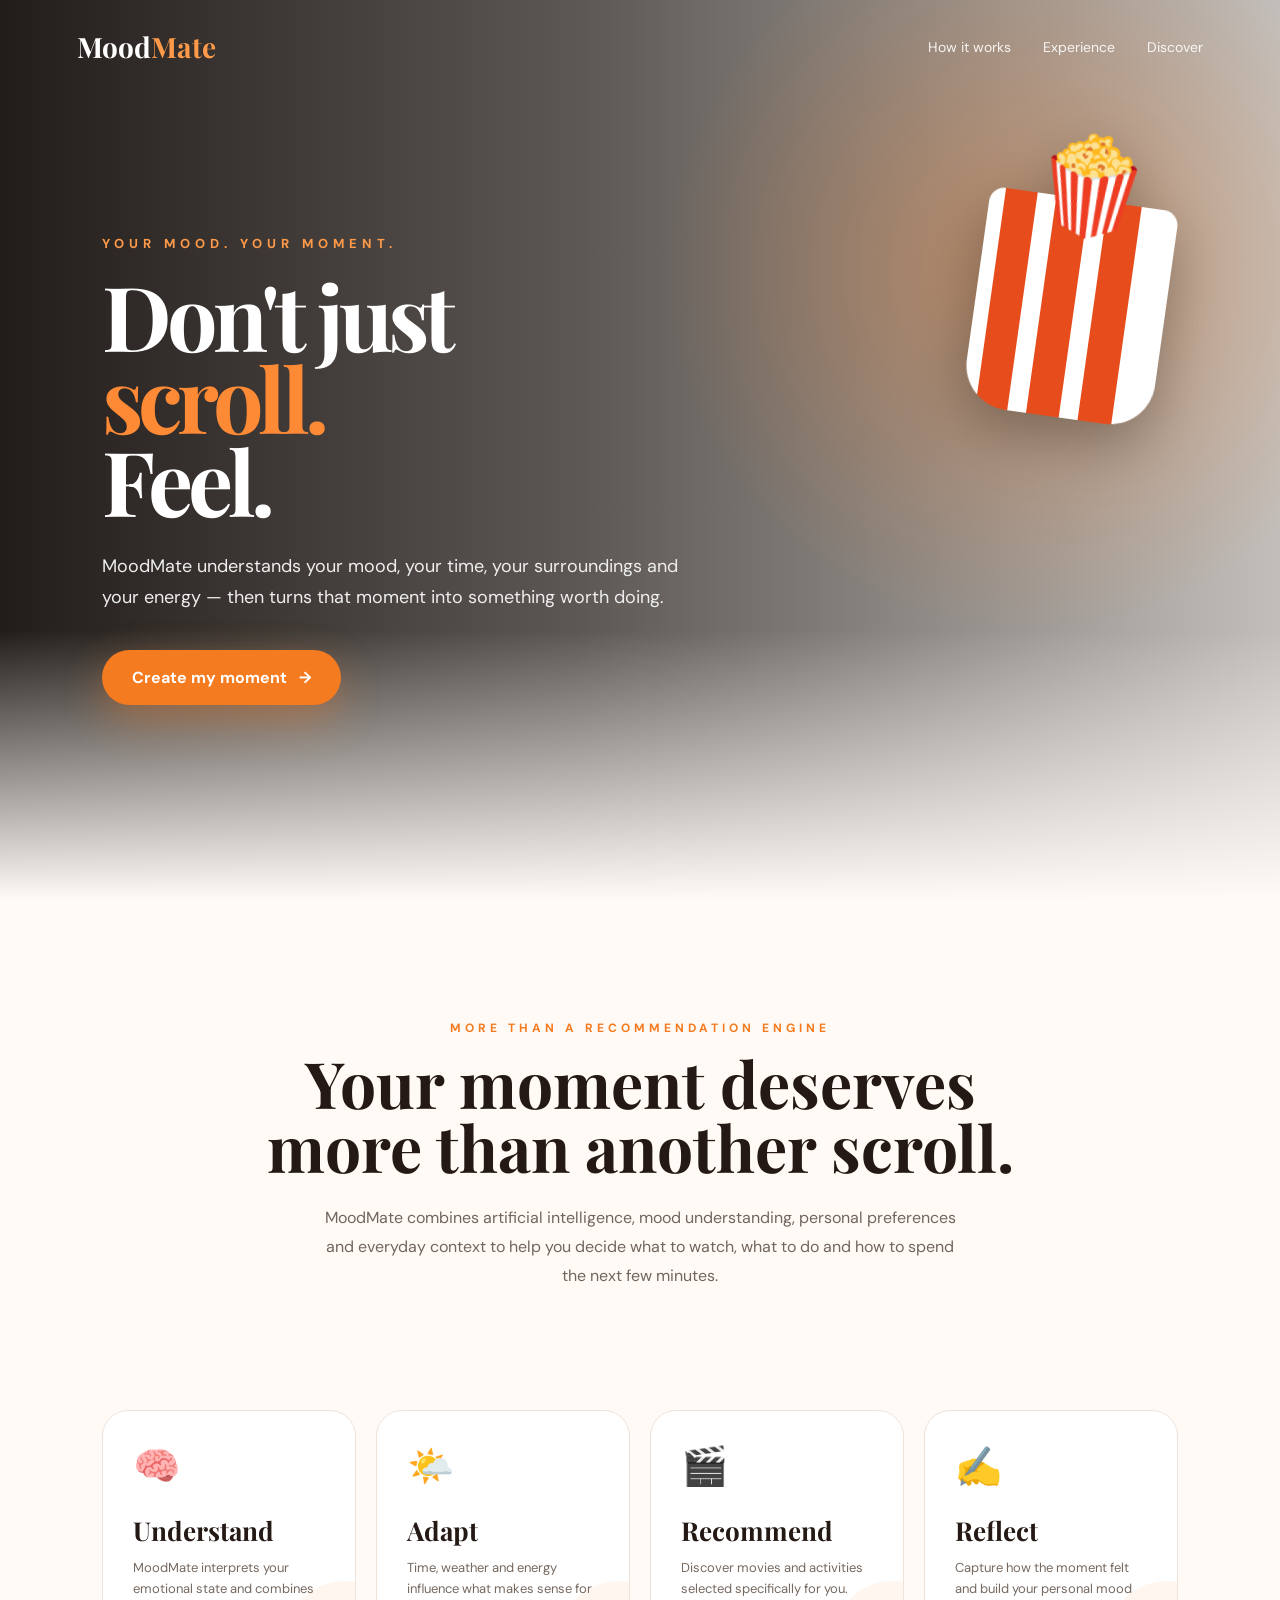
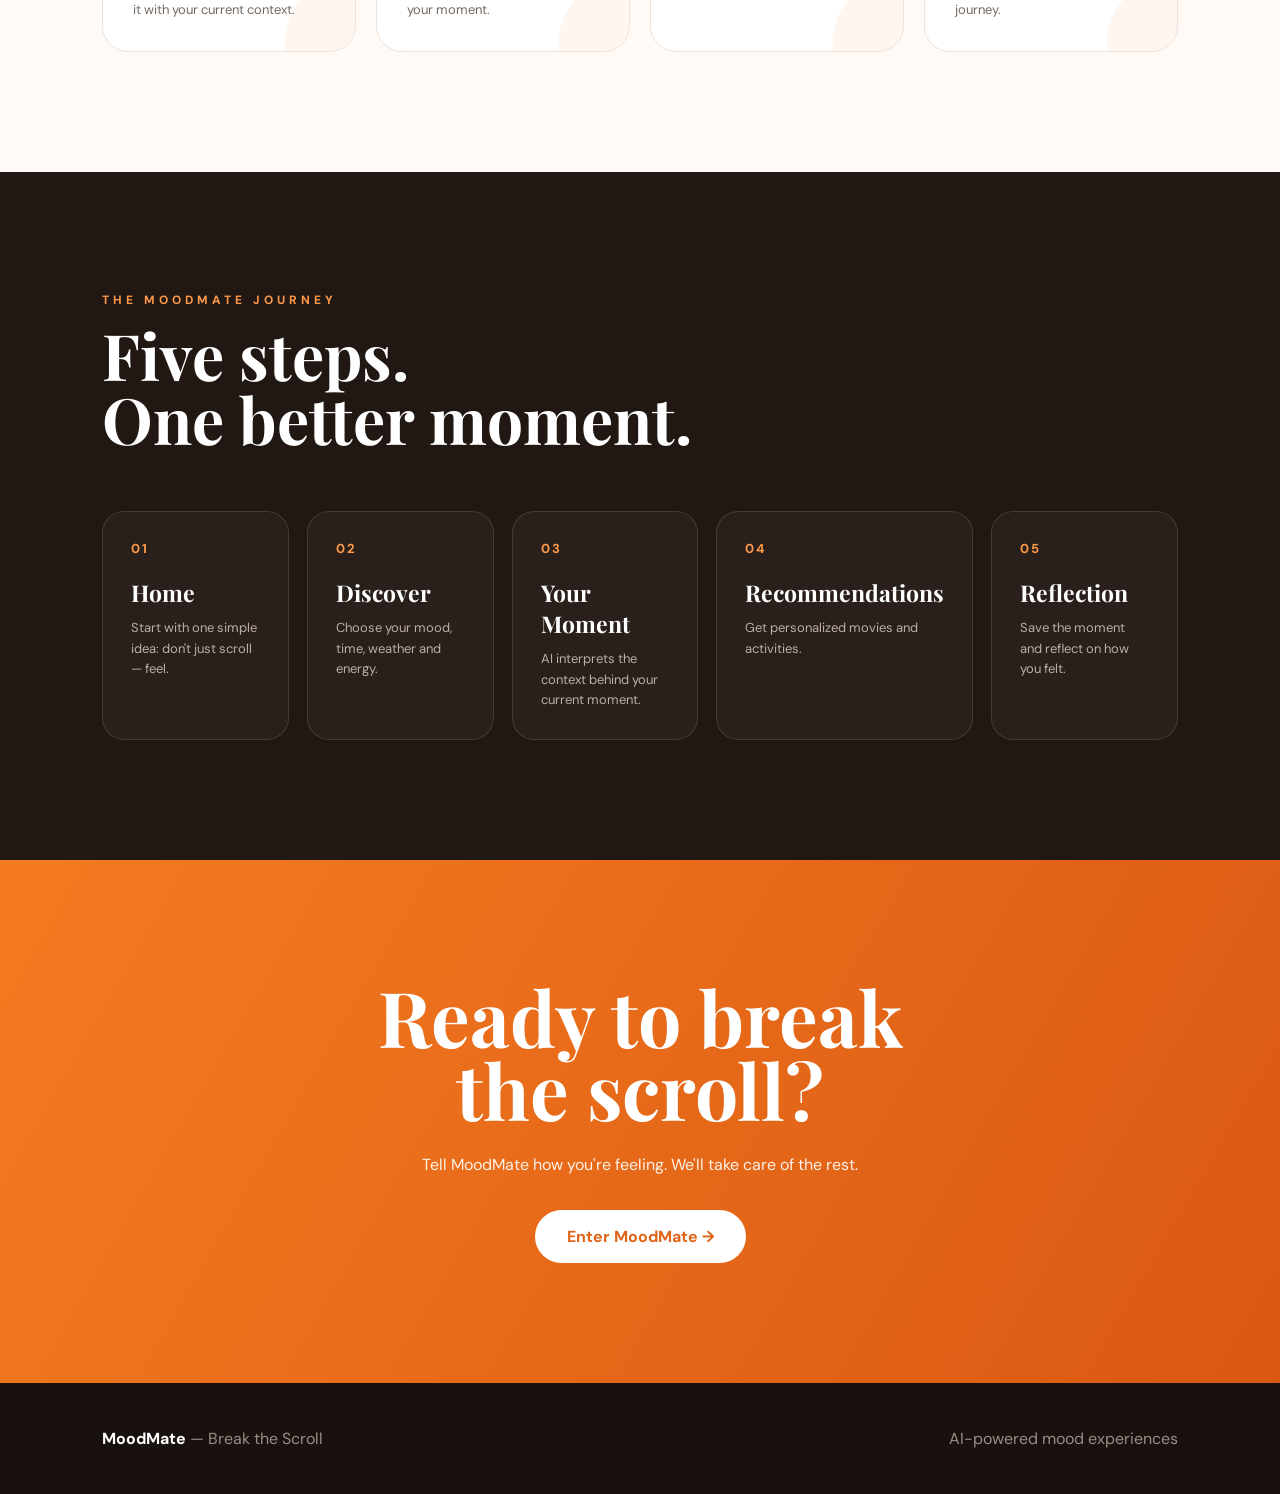
<file: index.html>
<!DOCTYPE html>
<html lang="en">
<head>
<meta charset="UTF-8">
<meta name="viewport" content="width=device-width, initial-scale=1.0">

<title>MoodMate — Break the Scroll</title>

<link rel="preconnect" href="https://fonts.googleapis.com">
<link rel="preconnect" href="https://fonts.gstatic.com" crossorigin>
<link href="https://fonts.googleapis.com/css2?family=DM+Sans:wght@400;500;600;700&family=Playfair+Display:wght@500;600;700&display=swap" rel="stylesheet">

<style>

*{
    margin:0;
    padding:0;
    box-sizing:border-box;
}

html{
    scroll-behavior:smooth;
}

body{
    background:#fffaf5;
    color:#241914;
    font-family:"DM Sans",sans-serif;
    overflow-x:hidden;
}

/* =========================
   LOADER
========================= */

.loader{
    position:fixed;
    inset:0;
    background:#f47b20;
    z-index:9999;

    display:flex;
    align-items:center;
    justify-content:center;

    transition:opacity 1s ease,
               visibility 1s ease;
}

.loader.hide{
    opacity:0;
    visibility:hidden;
}

.loader-content{
    text-align:center;
    color:white;
}

.loader-logo{
    font-family:"Playfair Display",serif;
    font-size:52px;
    letter-spacing:-2px;
    animation:pulse 1.5s infinite;
}

.loader-text{
    margin-top:10px;
    font-size:13px;
    letter-spacing:4px;
    text-transform:uppercase;
}

@keyframes pulse{

    0%,100%{
        transform:scale(1);
    }

    50%{
        transform:scale(1.05);
    }

}

/* =========================
   NAVBAR
========================= */

nav{
    position:absolute;
    top:0;
    left:0;

    width:100%;
    z-index:20;

    display:flex;
    justify-content:space-between;
    align-items:center;

    padding:28px 6%;
}

.logo{
    color:white;

    font-family:"Playfair Display",serif;

    font-size:28px;
    font-weight:700;
}

.logo span{
    color:#ff9a4a;
}

.nav-links{
    display:flex;
    gap:32px;
}

.nav-links a{
    color:white;
    text-decoration:none;

    font-size:14px;
    opacity:.9;

    transition:.3s;
}

.nav-links a:hover{
    color:#ff9a4a;
}

/* =========================
   HERO
========================= */

.hero{

    min-height:100vh;

    position:relative;

    display:flex;
    align-items:center;

    overflow:hidden;

    background:

        linear-gradient(
            90deg,
            rgba(15,10,7,.92) 0%,
            rgba(15,10,7,.68) 45%,
            rgba(15,10,7,.25) 100%
        ),

        url("https://images.unsplash.com/photo-1489599849927-2ee91cede3ba?auto=format&fit=crop&w=2000&q=90");

    background-size:cover;
    background-position:center;
}

.hero::after{

    content:"";

    position:absolute;
    inset:0;

    background:

        radial-gradient(
            circle at 80% 30%,
            rgba(244,123,32,.35),
            transparent 30%
        ),

        linear-gradient(
            to bottom,
            transparent 70%,
            #fffaf5 100%
        );
}

.hero-content{

    position:relative;
    z-index:5;

    max-width:760px;

    margin-left:8%;
    margin-top:40px;

    animation:heroIn 1.2s ease forwards;
}

@keyframes heroIn{

    from{
        opacity:0;
        transform:translateY(40px);
    }

    to{
        opacity:1;
        transform:translateY(0);
    }

}

.eyebrow{

    color:#ff9a4a;

    text-transform:uppercase;

    letter-spacing:5px;

    font-size:13px;

    font-weight:700;

    margin-bottom:22px;
}

.hero h1{

    color:white;

    font-family:"Playfair Display",serif;

    font-size:clamp(55px,7vw,105px);

    line-height:.92;

    letter-spacing:-5px;
}

.hero h1 span{
    color:#ff8a36;
}

.hero p{

    color:#eee;

    font-size:18px;

    line-height:1.7;

    max-width:580px;

    margin-top:30px;
}

.hero-button{

    display:inline-flex;

    align-items:center;

    gap:12px;

    margin-top:38px;

    padding:17px 30px;

    background:#f47b20;

    color:white;

    border-radius:50px;

    text-decoration:none;

    font-weight:700;

    box-shadow:
        0 15px 40px
        rgba(244,123,32,.35);

    transition:.35s;
}

.hero-button:hover{

    transform:translateY(-4px);

    background:#ff8a36;

    box-shadow:
        0 20px 50px
        rgba(244,123,32,.5);
}

/* =========================
   FLOATING POPCORN
========================= */

.floating{

    position:absolute;

    z-index:4;

    pointer-events:none;

    filter:
        drop-shadow(
            0 20px 30px
            rgba(0,0,0,.3)
        );
}

.popcorn{

    right:9%;
    top:22%;

    width:190px;
    height:220px;

    background:

        linear-gradient(
            90deg,
            #fff 8%,
            transparent 8%,
            transparent 25%,
            #fff 25%,
            #fff 35%,
            transparent 35%,
            transparent 52%,
            #fff 52%,
            #fff 62%,
            transparent 62%,
            transparent 80%,
            #fff 80%
        ),

        #e64c1c;

    border-radius:
        15px
        15px
        45px
        45px;

    transform:rotate(8deg);

    animation:float 5s ease-in-out infinite;
}

.popcorn::before{

    content:"🍿";

    position:absolute;

    font-size:95px;

    left:40px;
    top:-75px;
}

@keyframes float{

    0%,100%{
        transform:
            translateY(0)
            rotate(8deg);
    }

    50%{
        transform:
            translateY(-25px)
            rotate(5deg);
    }

}

/* =========================
   INTRO SECTION
========================= */

.intro{

    padding:120px 8%;

    background:#fffaf5;

    text-align:center;
}

.intro-label{

    color:#f47b20;

    text-transform:uppercase;

    letter-spacing:4px;

    font-size:12px;

    font-weight:700;
}

.intro h2{

    font-family:"Playfair Display",serif;

    font-size:
        clamp(
            42px,
            5vw,
            68px
        );

    line-height:1;

    margin-top:15px;
}

.intro p{

    max-width:650px;

    margin:
        25px auto 0;

    color:#71655e;

    line-height:1.8;

    font-size:16px;
}

/* =========================
   4 FEATURE CARDS
========================= */

.features{

    padding:
        0 8%
        120px;

    background:#fffaf5;

    display:grid;

    grid-template-columns:
        repeat(4,1fr);

    gap:20px;
}

.feature{

    background:white;

    border:
        1px solid
        #eee3db;

    border-radius:26px;

    padding:30px;

    min-height:220px;

    transition:.35s;

    position:relative;

    overflow:hidden;
}

.feature::after{

    content:"";

    position:absolute;

    width:120px;
    height:120px;

    right:-50px;
    bottom:-50px;

    background:#f47b20;

    opacity:.07;

    border-radius:50%;
}

.feature:hover{

    transform:translateY(-8px);

    border-color:#f47b20;

    box-shadow:
        0 20px 50px
        rgba(70,40,20,.10);
}

.feature-icon{

    font-size:38px;

    margin-bottom:22px;
}

.feature h3{

    font-family:
        "Playfair Display",
        serif;

    font-size:26px;
}

.feature p{

    color:#766960;

    font-size:13px;

    line-height:1.6;

    margin-top:10px;
}

/* =========================
   FIVE STEP FLOW
========================= */

.flow{

    padding:120px 8%;

    background:#211713;

    color:white;
}

.flow-label{

    color:#ff9a4a;

    text-transform:uppercase;

    letter-spacing:4px;

    font-size:12px;

    font-weight:700;
}

.flow h2{

    font-family:
        "Playfair Display",
        serif;

    font-size:
        clamp(
            42px,
            5vw,
            68px
        );

    line-height:1;

    margin-top:15px;
}

.flow-grid{

    margin-top:60px;

    display:grid;

    grid-template-columns:
        repeat(5,1fr);

    gap:18px;
}

.flow-card{

    padding:28px;

    border:
        1px solid
        rgba(255,255,255,.12);

    border-radius:22px;

    background:
        rgba(255,255,255,.04);

    transition:.3s;
}

.flow-card:hover{

    transform:translateY(-7px);

    background:
        rgba(244,123,32,.15);

    border-color:#f47b20;
}

.flow-number{

    color:#ff9a4a;

    font-size:13px;

    font-weight:700;

    letter-spacing:2px;
}

.flow-card h3{

    margin-top:20px;

    font-family:
        "Playfair Display",
        serif;

    font-size:23px;
}

.flow-card p{

    color:#bcaea6;

    font-size:13px;

    line-height:1.6;

    margin-top:10px;
}

/* =========================
   CTA
========================= */

.cta{

    padding:120px 8%;

    text-align:center;

    background:

        linear-gradient(
            120deg,
            #f47b20,
            #d95813
        );

    color:white;
}

.cta h2{

    font-family:
        "Playfair Display",
        serif;

    font-size:
        clamp(
            45px,
            6vw,
            80px
        );

    line-height:.95;
}

.cta p{

    max-width:600px;

    margin:
        25px auto 0;

    line-height:1.7;

    color:#fff1e7;
}

.cta-button{

    display:inline-block;

    margin-top:32px;

    padding:
        16px 32px;

    background:white;

    color:#df6418;

    border-radius:40px;

    text-decoration:none;

    font-weight:700;

    transition:.3s;
}

.cta-button:hover{

    transform:
        translateY(-4px)
        scale(1.03);
}

/* =========================
   FOOTER
========================= */

footer{

    padding:
        45px 8%;

    background:#18110e;

    color:#998d86;

    display:flex;

    justify-content:space-between;
}

footer strong{
    color:white;
}

/* =========================
   RESPONSIVE
========================= */

@media(max-width:1000px){

    .features{

        grid-template-columns:
            repeat(2,1fr);
    }

    .flow-grid{

        grid-template-columns:
            repeat(2,1fr);
    }

    .popcorn{

        opacity:.35;

        right:-30px;
    }
}

@media(max-width:600px){

    .nav-links{
        display:none;
    }

    .hero-content{

        margin-left:7%;
        margin-right:7%;
    }

    .hero h1{

        letter-spacing:-3px;
    }

    .features{

        grid-template-columns:1fr;

        padding:
            0 7%
            80px;
    }

    .flow{

        padding:
            80px 7%;
    }

    .flow-grid{

        grid-template-columns:1fr;
    }

    footer{

        flex-direction:column;

        gap:15px;
    }
}

</style>
</head>

<body>

<!-- =========================
     LOADER
========================= -->

<div class="loader" id="loader">

    <div class="loader-content">

        <div class="loader-logo">
            MoodMate
        </div>

        <div class="loader-text">
            Break the Scroll
        </div>

    </div>

</div>


<!-- =========================
     NAVBAR
========================= -->

<nav>

    <div class="logo">
        Mood<span>Mate</span>
    </div>

    <div class="nav-links">

        <a href="#how">
            How it works
        </a>

        <a href="#experience">
            Experience
        </a>

        <a href="discover.html">
            Discover
        </a>

    </div>

</nav>


<!-- =========================
     HERO
========================= -->

<section class="hero">

    <div class="hero-content">

        <div class="eyebrow">
            Your mood. Your moment.
        </div>

        <h1>

            Don't just<br>

            <span>scroll.</span><br>

            Feel.

        </h1>

        <p>

            MoodMate understands your mood,
            your time, your surroundings and
            your energy — then turns that moment
            into something worth doing.

        </p>

        <a
            href="discover.html"
            class="hero-button"
        >

            Create my moment

            <span>→</span>

        </a>

    </div>


    <div class="floating popcorn"></div>

</section>


<!-- =========================
     INTRO
========================= -->

<section class="intro" id="experience">

    <div class="intro-label">
        More than a recommendation engine
    </div>

    <h2>
        Your moment deserves<br>
        more than another scroll.
    </h2>

    <p>

        MoodMate combines artificial intelligence,
        mood understanding, personal preferences
        and everyday context to help you decide
        what to watch, what to do and how to spend
        the next few minutes.

    </p>

</section>


<!-- =========================
     FEATURES
========================= -->

<section class="features">

    <div class="feature">

        <div class="feature-icon">
            🧠
        </div>

        <h3>
            Understand
        </h3>

        <p>
            MoodMate interprets your emotional
            state and combines it with your
            current context.
        </p>

    </div>


    <div class="feature">

        <div class="feature-icon">
            🌤️
        </div>

        <h3>
            Adapt
        </h3>

        <p>
            Time, weather and energy influence
            what makes sense for your moment.
        </p>

    </div>


    <div class="feature">

        <div class="feature-icon">
            🎬
        </div>

        <h3>
            Recommend
        </h3>

        <p>
            Discover movies and activities
            selected specifically for you.
        </p>

    </div>


    <div class="feature">

        <div class="feature-icon">
            ✍️
        </div>

        <h3>
            Reflect
        </h3>

        <p>
            Capture how the moment felt and
            build your personal mood journey.
        </p>

    </div>

</section>


<!-- =========================
     HOW IT WORKS
========================= -->

<section class="flow" id="how">

    <div class="flow-label">
        The MoodMate journey
    </div>

    <h2>
        Five steps.<br>
        One better moment.
    </h2>


    <div class="flow-grid">

        <div class="flow-card">

            <div class="flow-number">
                01
            </div>

            <h3>
                Home
            </h3>

            <p>
                Start with one simple idea:
                don't just scroll — feel.
            </p>

        </div>


        <div class="flow-card">

            <div class="flow-number">
                02
            </div>

            <h3>
                Discover
            </h3>

            <p>
                Choose your mood, time,
                weather and energy.
            </p>

        </div>


        <div class="flow-card">

            <div class="flow-number">
                03
            </div>

            <h3>
                Your Moment
            </h3>

            <p>
                AI interprets the context
                behind your current moment.
            </p>

        </div>


        <div class="flow-card">

            <div class="flow-number">
                04
            </div>

            <h3>
                Recommendations
            </h3>

            <p>
                Get personalized movies
                and activities.
            </p>

        </div>


        <div class="flow-card">

            <div class="flow-number">
                05
            </div>

            <h3>
                Reflection
            </h3>

            <p>
                Save the moment and reflect
                on how you felt.
            </p>

        </div>

    </div>

</section>


<!-- =========================
     CTA
========================= -->

<section class="cta">

    <h2>
        Ready to break<br>
        the scroll?
    </h2>

    <p>

        Tell MoodMate how you're feeling.
        We'll take care of the rest.

    </p>

    <a
        href="discover.html"
        class="cta-button"
    >

        Enter MoodMate →

    </a>

</section>


<!-- =========================
     FOOTER
========================= -->

<footer>

    <div>
        <strong>MoodMate</strong>
        — Break the Scroll
    </div>

    <div>
        AI-powered mood experiences
    </div>

</footer>


<script>

/* =========================
   LOADER
========================= */

window.addEventListener("load", () => {

    setTimeout(() => {

        document
            .getElementById("loader")
            .classList.add("hide");

    },1200);

});

</script>

</body>
</html>
</file>
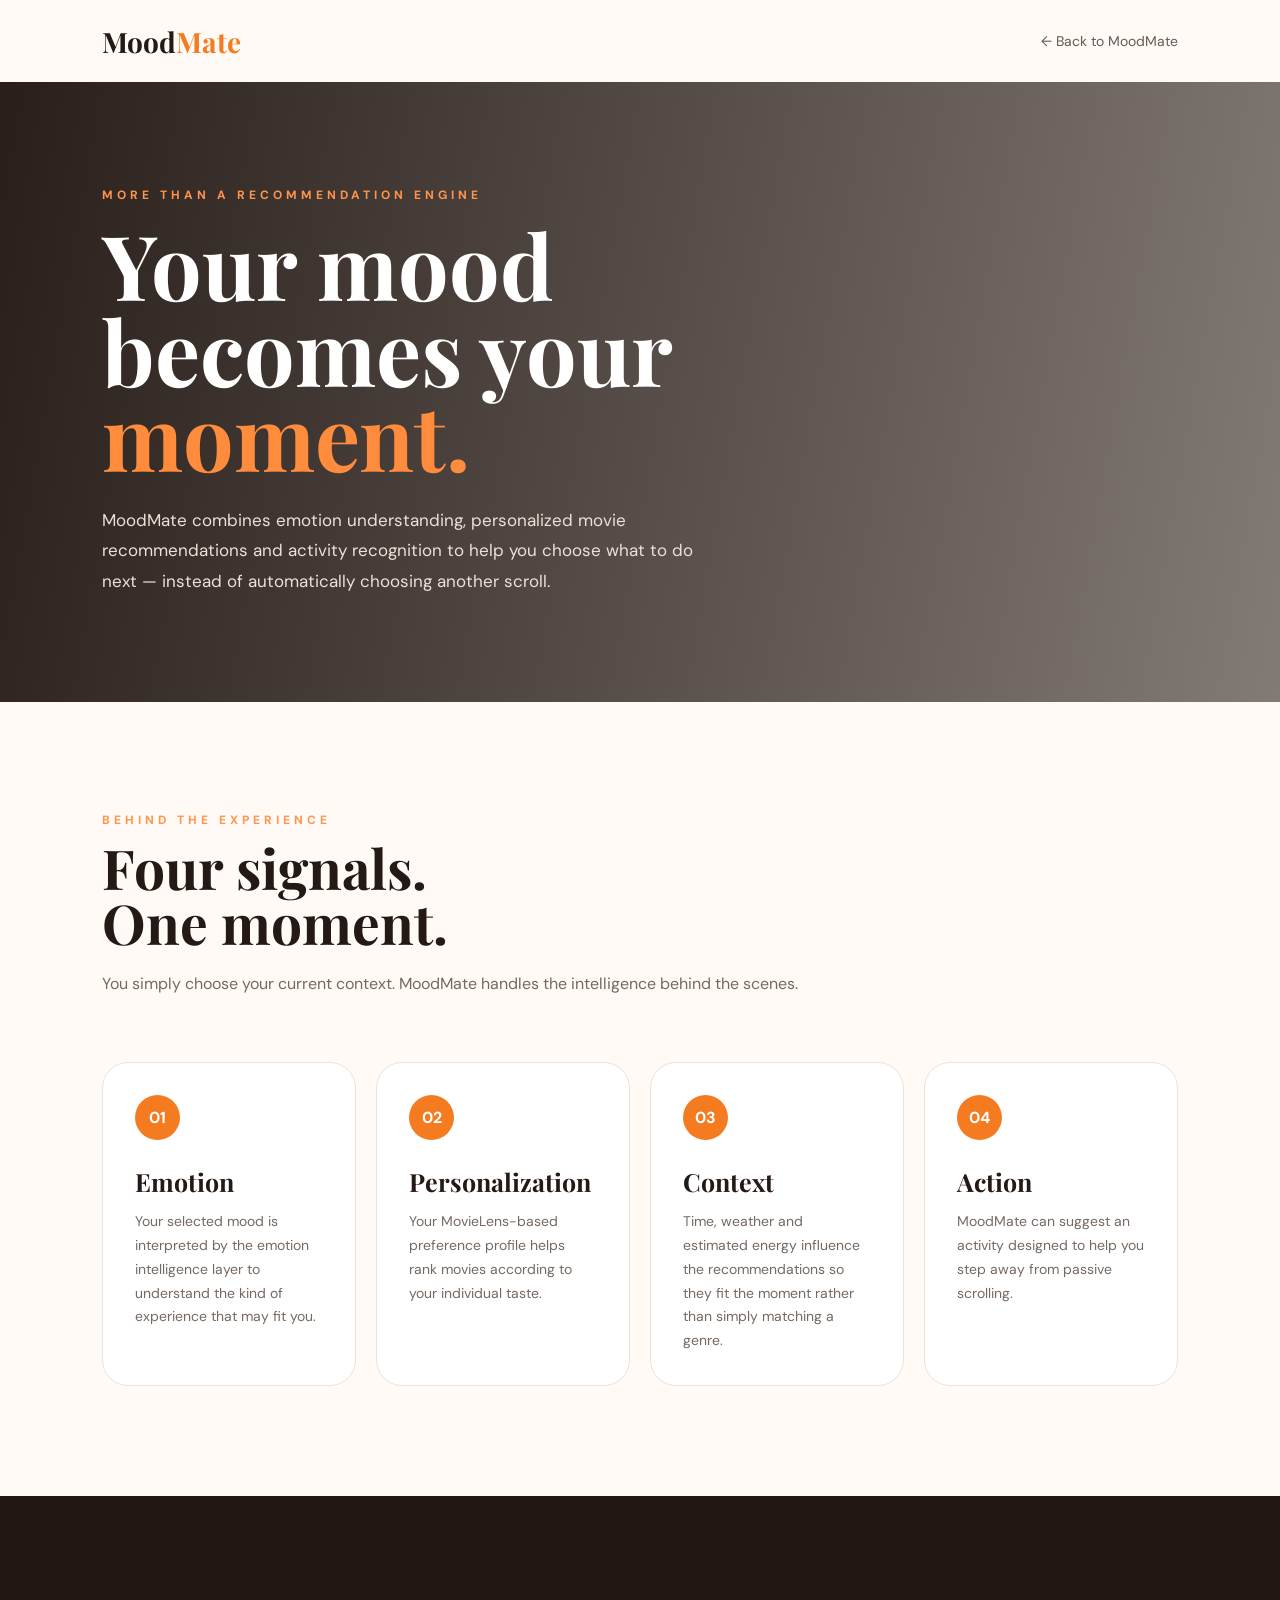
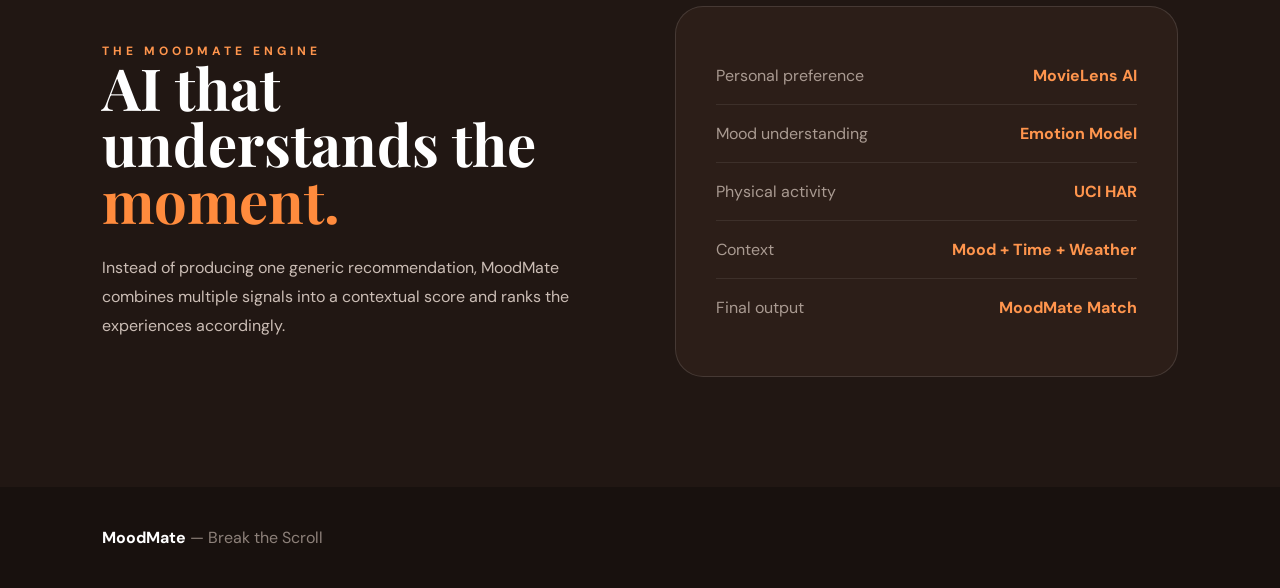
<file: about.html>
<!DOCTYPE html>
<html lang="en">
<head>
<meta charset="UTF-8">
<meta name="viewport" content="width=device-width,initial-scale=1.0">

<title>MoodMate — How It Works</title>

<link rel="preconnect" href="https://fonts.googleapis.com">
<link rel="preconnect" href="https://fonts.gstatic.com" crossorigin>
<link href="https://fonts.googleapis.com/css2?family=DM+Sans:wght@400;500;600;700&family=Playfair+Display:wght@500;600;700&display=swap" rel="stylesheet">

<style>

*{
    margin:0;
    padding:0;
    box-sizing:border-box;
}

body{
    background:#fffaf5;
    color:#241914;
    font-family:"DM Sans",sans-serif;
}

nav{
    height:82px;
    padding:0 8%;
    display:flex;
    align-items:center;
    justify-content:space-between;
}

.logo{
    font-family:"Playfair Display",serif;
    font-size:28px;
    font-weight:700;
}

.logo span{
    color:#f47b20;
}

nav a{
    color:#675b54;
    text-decoration:none;
    font-size:14px;
}

/* HERO */

.hero{
    min-height:620px;
    padding:100px 8%;

    display:flex;
    align-items:center;

    color:white;

    background:
    linear-gradient(
        100deg,
        rgba(28,17,12,.94),
        rgba(28,17,12,.55)
    ),
    url("https://images.unsplash.com/photo-1516035069371-29a1b244cc32?auto=format&fit=crop&w=1800&q=85");

    background-size:cover;
    background-position:center;
}

.hero-content{
    max-width:800px;
}

.label{
    color:#ff954d;
    font-size:12px;
    letter-spacing:4px;
    text-transform:uppercase;
    font-weight:bold;
}

h1{
    margin-top:18px;
    font-family:"Playfair Display",serif;
    font-size:clamp(52px,7vw,92px);
    line-height:.95;
}

h1 span{
    color:#ff8b3d;
}

.hero p{
    max-width:620px;
    margin-top:28px;
    color:#eee0d7;
    line-height:1.8;
    font-size:17px;
}

/* PIPELINE */

.pipeline{
    padding:110px 8%;
}

.pipeline-head{
    max-width:700px;
}

.pipeline-head h2{
    font-family:"Playfair Display",serif;
    font-size:55px;
    line-height:1;
    margin-top:12px;
}

.pipeline-head p{
    color:#766960;
    margin-top:20px;
    line-height:1.7;
}

.steps{
    margin-top:65px;

    display:grid;
    grid-template-columns:repeat(4,1fr);
    gap:20px;
}

.step{
    padding:32px;
    background:white;
    border:1px solid #eee2d9;
    border-radius:26px;

    transition:.35s;
}

.step:hover{
    transform:translateY(-10px);
    border-color:#f47b20;
    box-shadow:0 25px 50px rgba(70,30,10,.1);
}

.number{
    width:45px;
    height:45px;

    display:flex;
    align-items:center;
    justify-content:center;

    background:#f47b20;
    color:white;

    border-radius:50%;

    font-weight:bold;
}

.step h3{
    margin-top:25px;
    font-family:"Playfair Display",serif;
    font-size:25px;
}

.step p{
    margin-top:12px;
    color:#766960;
    font-size:14px;
    line-height:1.7;
}

/* AI SECTION */

.ai{
    padding:110px 8%;
    background:#211713;
    color:white;
}

.ai-grid{
    display:grid;
    grid-template-columns:1fr 1fr;
    gap:70px;
    align-items:center;
}

.ai h2{
    font-family:"Playfair Display",serif;
    font-size:58px;
    line-height:.98;
}

.ai h2 span{
    color:#ff8b3d;
}

.ai p{
    margin-top:25px;
    color:#cbbdb5;
    line-height:1.8;
}

.ai-card{
    padding:40px;
    border:1px solid rgba(255,255,255,.12);
    border-radius:28px;
    background:#2c1e18;
}

.ai-row{
    display:flex;
    justify-content:space-between;
    padding:18px 0;
    border-bottom:1px solid rgba(255,255,255,.08);
}

.ai-row:last-child{
    border:none;
}

.ai-row span:first-child{
    color:#a99a91;
}

.ai-row span:last-child{
    color:#ff954d;
    font-weight:bold;
}

/* FOOTER */

footer{
    padding:40px 8%;
    background:#18110e;
    color:#8d817a;
}

footer strong{
    color:white;
}

/* MOBILE */

@media(max-width:850px){

    .steps{
        grid-template-columns:1fr 1fr;
    }

    .ai-grid{
        grid-template-columns:1fr;
    }

}

@media(max-width:600px){

    .steps{
        grid-template-columns:1fr;
    }

    .pipeline,
    .ai{
        padding:75px 7%;
    }

}

</style>
</head>

<body>

<nav>

    <div class="logo">
        Mood<span>Mate</span>
    </div>

    <a href="index.html">
        ← Back to MoodMate
    </a>

</nav>


<section class="hero">

    <div class="hero-content">

        <div class="label">
            More than a recommendation engine
        </div>

        <h1>
            Your mood<br>
            becomes your <span>moment.</span>
        </h1>

        <p>
            MoodMate combines emotion understanding,
            personalized movie recommendations and
            activity recognition to help you choose
            what to do next — instead of automatically
            choosing another scroll.
        </p>

    </div>

</section>


<section class="pipeline">

    <div class="pipeline-head">

        <div class="label">
            Behind the experience
        </div>

        <h2>
            Four signals.<br>
            One moment.
        </h2>

        <p>
            You simply choose your current context.
            MoodMate handles the intelligence behind the scenes.
        </p>

    </div>


    <div class="steps">

        <div class="step">

            <div class="number">01</div>

            <h3>Emotion</h3>

            <p>
                Your selected mood is interpreted
                by the emotion intelligence layer
                to understand the kind of experience
                that may fit you.
            </p>

        </div>


        <div class="step">

            <div class="number">02</div>

            <h3>Personalization</h3>

            <p>
                Your MovieLens-based preference
                profile helps rank movies according
                to your individual taste.
            </p>

        </div>


        <div class="step">

            <div class="number">03</div>

            <h3>Context</h3>

            <p>
                Time, weather and estimated energy
                influence the recommendations so
                they fit the moment rather than
                simply matching a genre.
            </p>

        </div>


        <div class="step">

            <div class="number">04</div>

            <h3>Action</h3>

            <p>
                MoodMate can suggest an activity
                designed to help you step away
                from passive scrolling.
            </p>

        </div>

    </div>

</section>


<section class="ai">

    <div class="ai-grid">

        <div>

            <div class="label">
                The MoodMate engine
            </div>

            <h2>
                AI that understands
                the <span>moment.</span>
            </h2>

            <p>
                Instead of producing one generic recommendation,
                MoodMate combines multiple signals into a
                contextual score and ranks the experiences
                accordingly.
            </p>

        </div>


        <div class="ai-card">

            <div class="ai-row">
                <span>Personal preference</span>
                <span>MovieLens AI</span>
            </div>

            <div class="ai-row">
                <span>Mood understanding</span>
                <span>Emotion Model</span>
            </div>

            <div class="ai-row">
                <span>Physical activity</span>
                <span>UCI HAR</span>
            </div>

            <div class="ai-row">
                <span>Context</span>
                <span>Mood + Time + Weather</span>
            </div>

            <div class="ai-row">
                <span>Final output</span>
                <span>MoodMate Match</span>
            </div>

        </div>

    </div>

</section>


<footer>

    <strong>MoodMate</strong>
    — Break the Scroll

</footer>

</body>
</html>
</file>
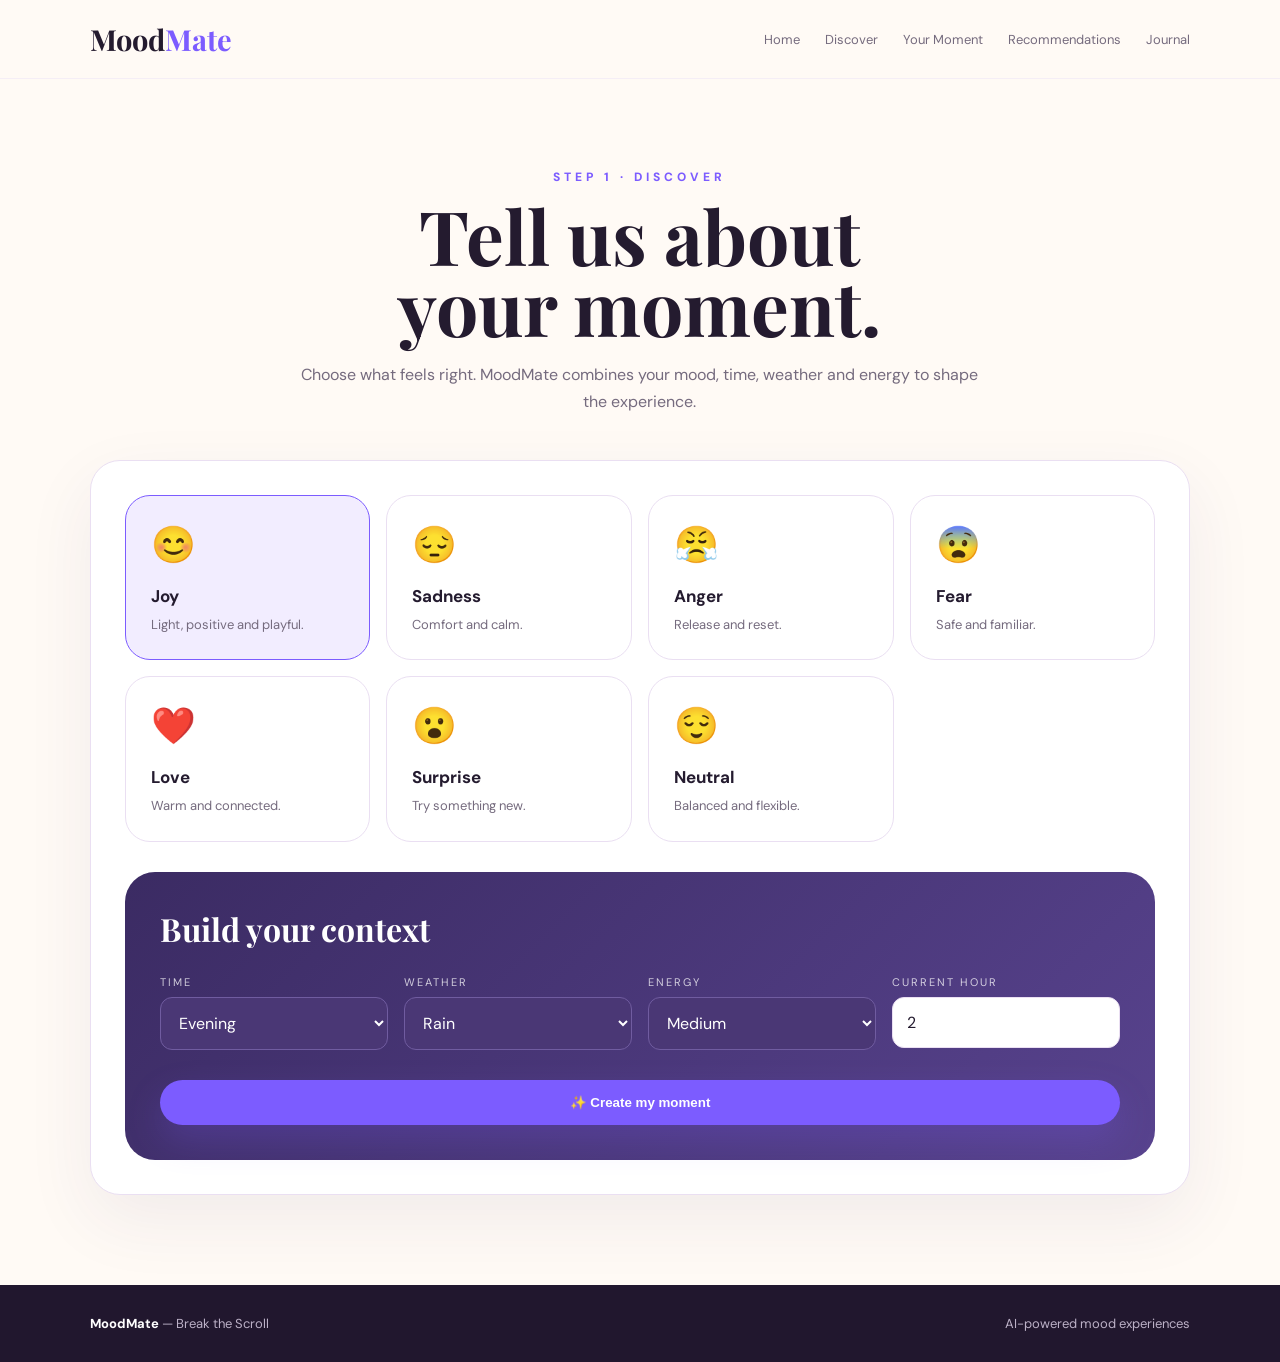
<file: discover.html>
<!DOCTYPE html>
<html lang="en">

<head>

<meta charset="UTF-8">

<meta name="viewport"
      content="width=device-width,initial-scale=1.0">

<title>MoodMate — Discover</title>

<link href="https://fonts.googleapis.com/css2?family=DM+Sans:wght@400;500;600;700;800&family=Playfair+Display:wght@500;600;700&display=swap"
      rel="stylesheet">

<link rel="stylesheet"
      href="style.css">

</head>

<body>

<nav class="nav">

<a class="logo"
   href="index.html">

Mood<span>Mate</span>

</a>

<div class="navlinks">

<a href="index.html">Home</a>

<a href="discover.html">Discover</a>

<a href="moment.html">Your Moment</a>

<a href="recommendations.html">
Recommendations
</a>

<a href="journal.html">Journal</a>

</div>

</nav>


<section class="section page">

<div class="container">

<div class="center">

<div class="kicker">
Step 1 · Discover
</div>

<h1 class="title">

Tell us about<br>
your moment.

</h1>

<p class="subtitle">

Choose what feels right.
MoodMate combines your mood,
time, weather and energy to
shape the experience.

</p>

</div>


<div class="panel">


<div class="grid4">


<div class="card option active"
     data-mood="joy">

<div class="icon">😊</div>

<h3>Joy</h3>

<p>
Light, positive and playful.
</p>

</div>


<div class="card option"
     data-mood="sadness">

<div class="icon">😔</div>

<h3>Sadness</h3>

<p>
Comfort and calm.
</p>

</div>


<div class="card option"
     data-mood="anger">

<div class="icon">😤</div>

<h3>Anger</h3>

<p>
Release and reset.
</p>

</div>


<div class="card option"
     data-mood="fear">

<div class="icon">😨</div>

<h3>Fear</h3>

<p>
Safe and familiar.
</p>

</div>


<div class="card option"
     data-mood="love">

<div class="icon">❤️</div>

<h3>Love</h3>

<p>
Warm and connected.
</p>

</div>


<div class="card option"
     data-mood="surprise">

<div class="icon">😮</div>

<h3>Surprise</h3>

<p>
Try something new.
</p>

</div>


<div class="card option"
     data-mood="neutral">

<div class="icon">😌</div>

<h3>Neutral</h3>

<p>
Balanced and flexible.
</p>

</div>


</div>


<div class="controls">

<h2>
Build your context
</h2>


<div class="controls-grid">


<div>

<label>Time</label>

<select id="time">

<option value="morning">
Morning
</option>

<option value="afternoon">
Afternoon
</option>

<option value="evening"
        selected>
Evening
</option>

<option value="night">
Night
</option>

</select>

</div>


<div>

<label>Weather</label>

<select id="weather">

<option value="sunny">
Sunny
</option>

<option value="cloudy">
Cloudy
</option>

<option value="rain"
        selected>
Rain
</option>

<option value="snow">
Snow
</option>

</select>

</div>


<div>

<label>Energy</label>

<select id="energy">

<option value="low">
Low
</option>

<option value="medium"
        selected>
Medium
</option>

<option value="high">
High
</option>

</select>

</div>


<div>

<label>Current hour</label>

<input
id="hour"
type="number"
min="0"
max="23">

</div>


</div>


<button
class="btn full"
id="create">

✨ Create my moment

</button>

</div>

</div>

</div>

</section>


<footer class="footer">

<div>
<strong>MoodMate</strong>
— Break the Scroll
</div>

<div>
AI-powered mood experiences
</div>

</footer>


<script>

let selectedMood = "joy";


document
.querySelectorAll(".option")
.forEach(card => {

card.addEventListener(
"click",
() => {

document
.querySelectorAll(".option")
.forEach(
x => x.classList.remove("active")
);

card.classList.add("active");

selectedMood =
card.dataset.mood;

});

});


document.getElementById("hour")
.value = new Date().getHours();


document
.getElementById("create")
.addEventListener(
"click",
async () => {

const button =
document.getElementById("create");

button.disabled = true;

button.textContent =
"✨ Creating your moment...";


const payload = {

user_id: 1,

mood: selectedMood,

time_of_day:
document.getElementById("time").value,

weather:
document.getElementById("weather").value,

energy:
document.getElementById("energy").value,

hour:
Number(
document.getElementById("hour").value
)

};


try {

const response =
await fetch(
"/api/moodmate",
{

method: "POST",

headers: {
"Content-Type":
"application/json"
},

body:
JSON.stringify(payload)

});


if (!response.ok) {

throw new Error(
"Backend error"
);

}


const data =
await response.json();


localStorage.setItem(
"moodmate_result",
JSON.stringify(data)
);


localStorage.setItem(
"moodmate_context",
JSON.stringify(payload)
);


window.location.href =
"moment.html";


}

catch(error) {

console.error(error);

alert(
"MoodMate could not connect to the AI backend."
);

button.disabled = false;

button.textContent =
"✨ Create my moment";

}

});

</script>

</body>
</html>
</file>
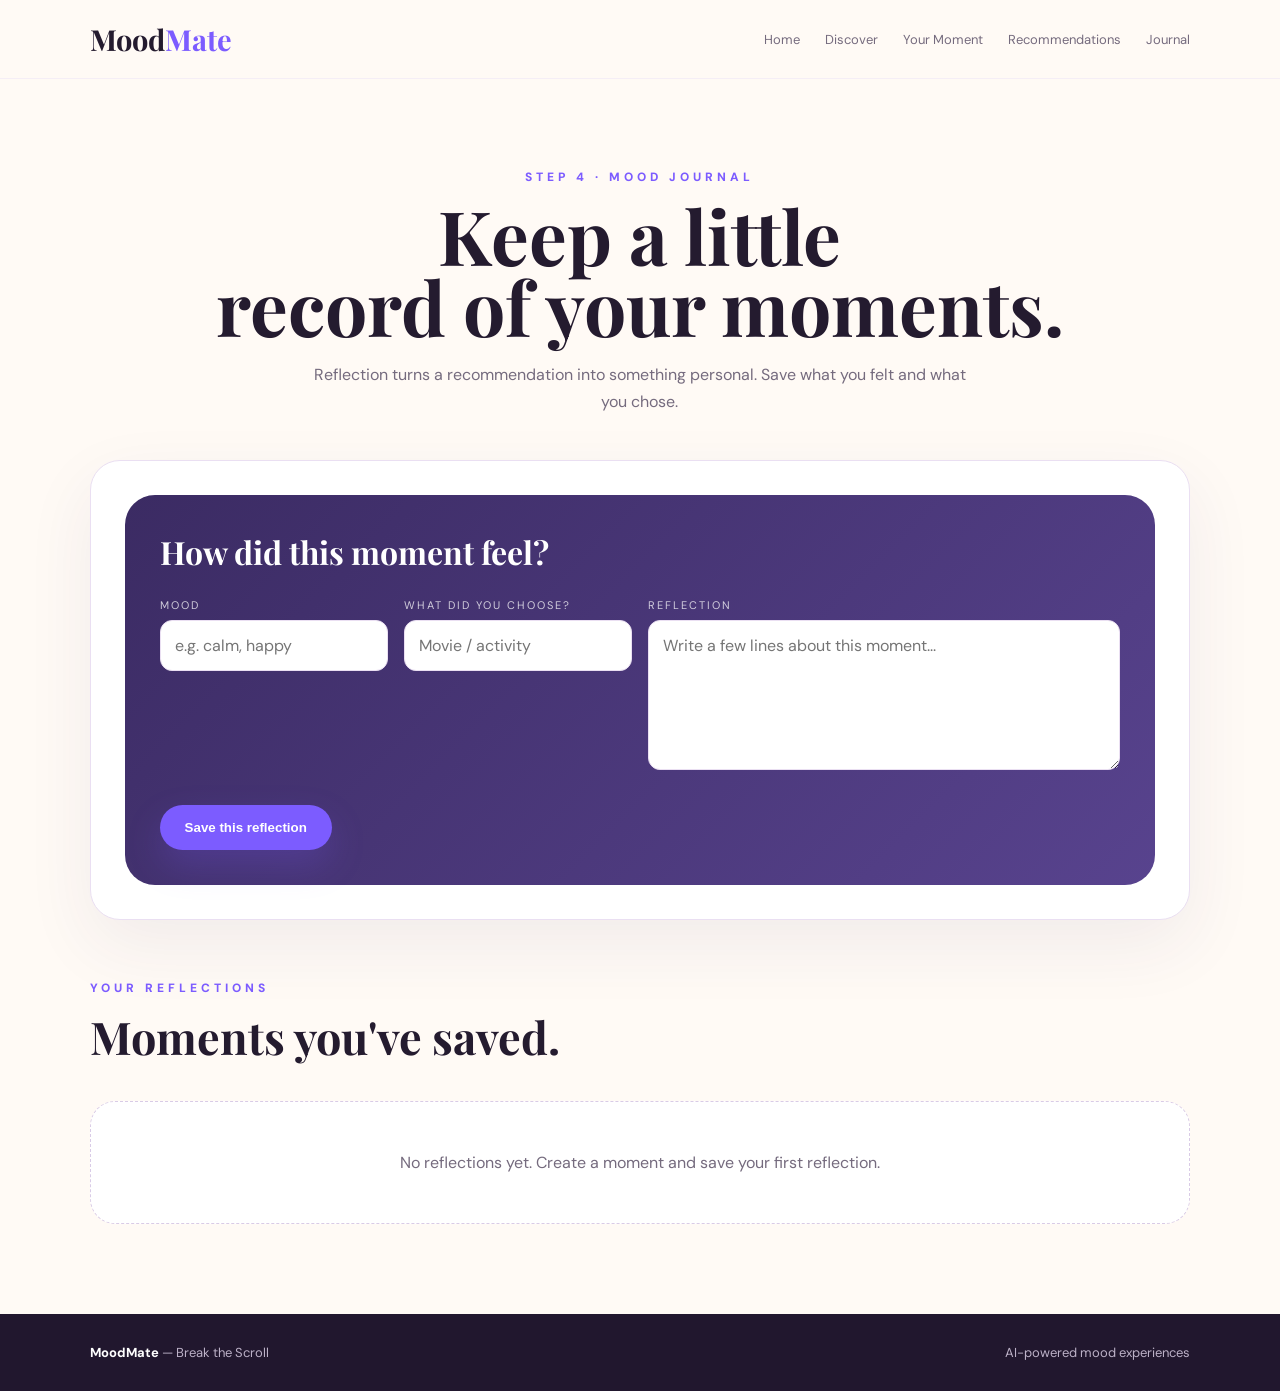
<file: journal.html>
<!DOCTYPE html>
<html lang="en">

<head>

<meta charset="UTF-8">

<meta name="viewport"
      content="width=device-width,initial-scale=1.0">

<title>MoodMate — Mood Journal</title>

<link href="https://fonts.googleapis.com/css2?family=DM+Sans:wght@400;500;600;700;800&family=Playfair+Display:wght@500;600;700&display=swap"
      rel="stylesheet">

<link rel="stylesheet"
      href="style.css">

</head>

<body>


<nav class="nav">

<a class="logo"
   href="index.html">

Mood<span>Mate</span>

</a>

<div class="navlinks">

<a href="index.html">Home</a>

<a href="discover.html">Discover</a>

<a href="moment.html">Your Moment</a>

<a href="recommendations.html">
Recommendations
</a>

<a href="journal.html">Journal</a>

</div>

</nav>


<section class="section page">

<div class="container">


<div class="center">

<div class="kicker">
Step 4 · Mood Journal
</div>

<h1 class="title">

Keep a little<br>
record of your moments.

</h1>

<p class="subtitle">

Reflection turns a recommendation
into something personal. Save what
you felt and what you chose.

</p>

</div>


<div class="panel">


<div class="controls"
     style="margin-top:0">

<h2>
How did this moment feel?
</h2>


<div class="controls-grid">


<div>

<label>Mood</label>

<input
id="journalMood"
placeholder="e.g. calm, happy">

</div>


<div>

<label>
What did you choose?
</label>

<input
id="choice"
placeholder="Movie / activity">

</div>


<div style="grid-column:span 2">

<label>
Reflection
</label>

<textarea
id="reflection"
placeholder="Write a few lines about this moment...">
</textarea>

</div>


</div>


<button
class="btn"
id="save">

Save this reflection

</button>

</div>

</div>


<div style="margin-top:60px">

<div class="kicker">
Your reflections
</div>

<h2
style="font-size:45px;margin-top:10px">

Moments you've saved.

</h2>


<div
class="journal-list"
id="entries">

</div>

</div>


</div>

</section>


<footer class="footer">

<div>
<strong>MoodMate</strong>
— Break the Scroll
</div>

<div>
AI-powered mood experiences
</div>

</footer>


<script>

const STORAGE_KEY =
"moodmate_journal";


let entries =
JSON.parse(
localStorage.getItem(
STORAGE_KEY
) || "[]"
);


const context =
JSON.parse(
localStorage.getItem(
"moodmate_context"
) || "null"
);


if(context){

document.getElementById(
"journalMood"
).value =
context.mood || "";

}


/* RENDER JOURNAL */

function renderEntries(){

const container =
document.getElementById(
"entries"
);


if(entries.length === 0){

container.innerHTML = `

<div class="empty">

No reflections yet.

Create a moment and save
your first reflection.

</div>

`;

return;

}


container.innerHTML =
entries.map(
entry => `

<div class="entry">

<div class="entry-date">

${entry.date}

</div>

<h3>

${entry.mood ||
"My moment"}

</h3>

<p>

<strong>Choice:</strong>
${entry.choice || "—"}

</p>

<p>

${entry.reflection || ""}

</p>

</div>

`
).join("");

}


/* SAVE */

document
.getElementById("save")
.addEventListener(
"click",
() => {

const entry = {

date:
new Date().toLocaleString(),

mood:
document.getElementById(
"journalMood"
).value ||
"My moment",

choice:
document.getElementById(
"choice"
).value,

reflection:
document.getElementById(
"reflection"
).value

};


entries.unshift(
entry
);


localStorage.setItem(
STORAGE_KEY,
JSON.stringify(entries)
);


document.getElementById(
"choice"
).value = "";

document.getElementById(
"reflection"
).value = "";


renderEntries();

});


renderEntries();

</script>

</body>
</html>
</file>
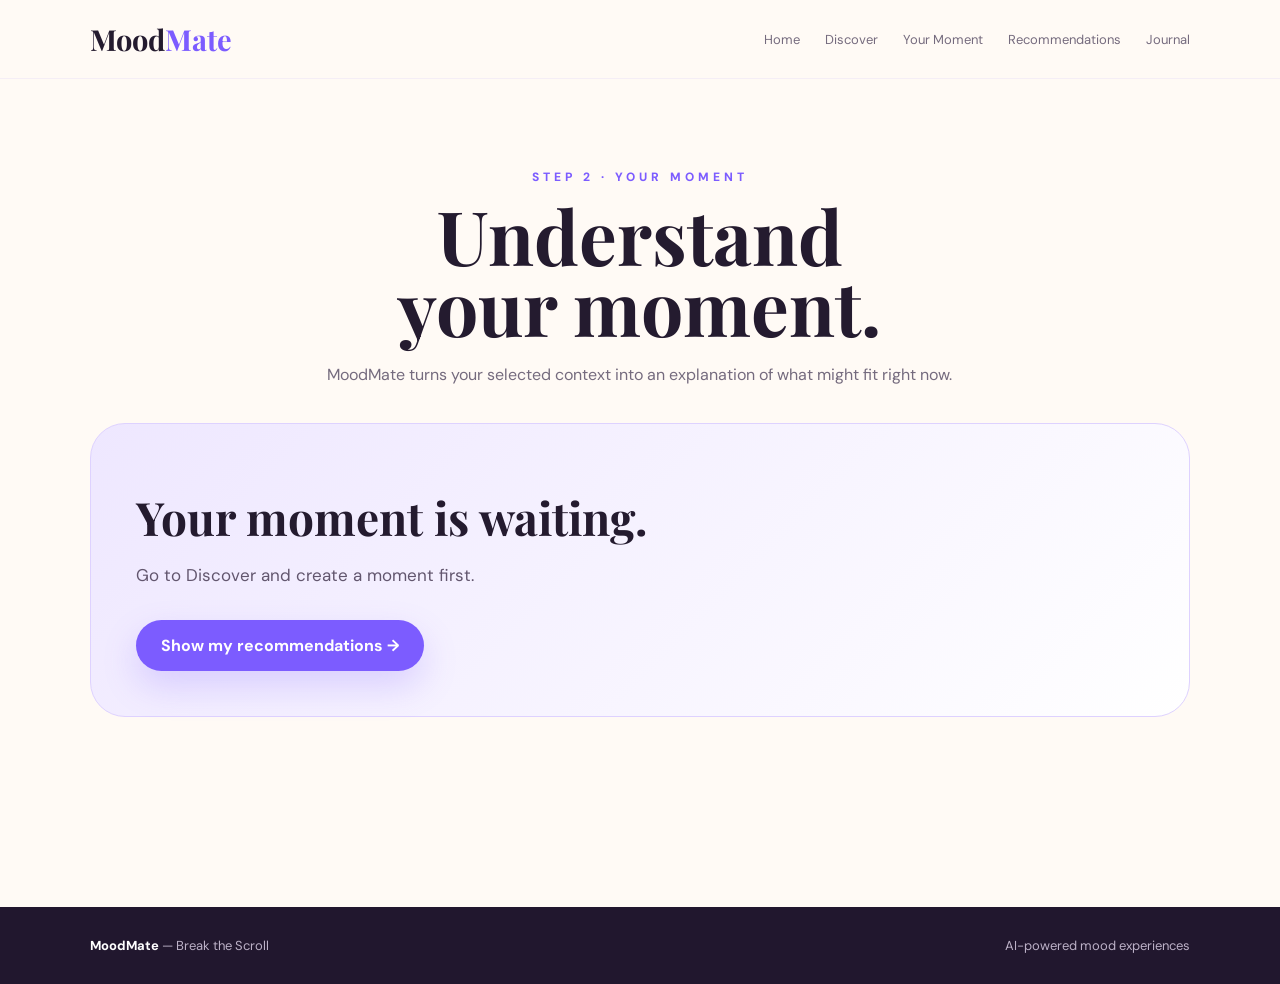
<file: moment.html>
<!DOCTYPE html>
<html lang="en">

<head>

<meta charset="UTF-8">

<meta name="viewport"
      content="width=device-width,initial-scale=1.0">

<title>MoodMate — Your Moment</title>

<link href="https://fonts.googleapis.com/css2?family=DM+Sans:wght@400;500;600;700;800&family=Playfair+Display:wght@500;600;700&display=swap"
      rel="stylesheet">

<link rel="stylesheet"
      href="style.css">

</head>

<body>


<nav class="nav">

<a class="logo"
   href="index.html">

Mood<span>Mate</span>

</a>

<div class="navlinks">

<a href="index.html">Home</a>

<a href="discover.html">Discover</a>

<a href="moment.html">Your Moment</a>

<a href="recommendations.html">
Recommendations
</a>

<a href="journal.html">Journal</a>

</div>

</nav>


<section class="section page">

<div class="container">


<div class="center">

<div class="kicker">
Step 2 · Your Moment
</div>

<h1 class="title">

Understand<br>
your moment.

</h1>

<p class="subtitle">

MoodMate turns your selected
context into an explanation of
what might fit right now.

</p>

</div>


<div class="moment-box">

<div class="pills"
     id="pills">
</div>


<h2 id="headline">
Reading your moment...
</h2>


<p id="explanation">

MoodMate is connecting your
mood, time, weather and energy.

</p>


<a
href="recommendations.html"
class="btn">

Show my recommendations →

</a>

</div>


</div>

</section>


<footer class="footer">

<div>
<strong>MoodMate</strong>
— Break the Scroll
</div>

<div>
AI-powered mood experiences
</div>

</footer>


<script>

const data =
JSON.parse(
localStorage.getItem(
"moodmate_result"
) || "null"
);


const context =
JSON.parse(
localStorage.getItem(
"moodmate_context"
) || "null"
);


if(data){

const c =
data.context ||
context ||
{};


document.getElementById(
"pills"
).innerHTML = `

<span class="pill">
😊 ${c.mood || "joy"}
</span>

<span class="pill">
🕐 ${c.time_of_day || "evening"}
</span>

<span class="pill">
🌤️ ${c.weather || "rain"}
</span>

<span class="pill">
⚡ ${c.energy || "medium"}
</span>

`;


document.getElementById(
"headline"
).textContent =

data.moment?.headline ||
"A moment shaped around you.";


document.getElementById(
"explanation"
).textContent =

data.moment?.explanation ||
"Your context has been combined into a personalized experience.";

}

else{

document.getElementById(
"headline"
).textContent =
"Your moment is waiting.";

document.getElementById(
"explanation"
).textContent =
"Go to Discover and create a moment first.";

}

</script>

</body>
</html>
</file>
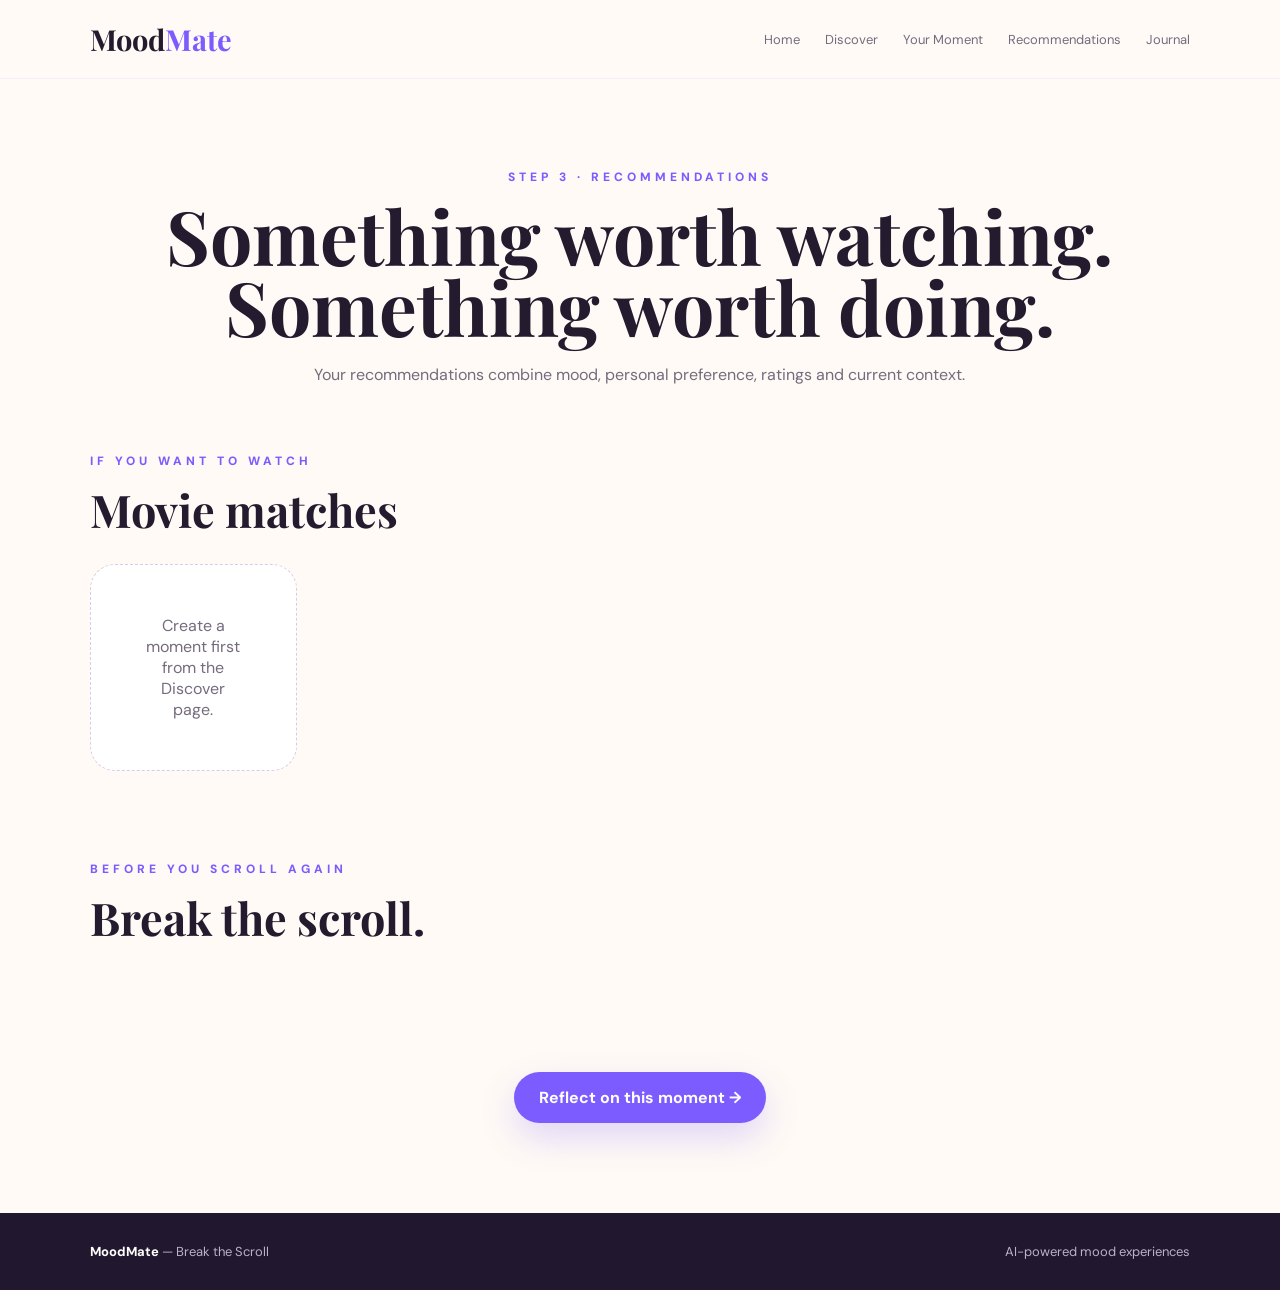
<file: recommendations.html>
<!DOCTYPE html>
<html lang="en">

<head>

<meta charset="UTF-8">

<meta name="viewport"
      content="width=device-width,initial-scale=1.0">

<title>MoodMate — Recommendations</title>

<link href="https://fonts.googleapis.com/css2?family=DM+Sans:wght@400;500;600;700;800&family=Playfair+Display:wght@500;600;700&display=swap"
      rel="stylesheet">

<link rel="stylesheet"
      href="style.css">

</head>

<body>


<nav class="nav">

<a class="logo"
   href="index.html">

Mood<span>Mate</span>

</a>

<div class="navlinks">

<a href="index.html">Home</a>

<a href="discover.html">Discover</a>

<a href="moment.html">Your Moment</a>

<a href="recommendations.html">
Recommendations
</a>

<a href="journal.html">Journal</a>

</div>

</nav>


<section class="section page">

<div class="container">


<div class="center">

<div class="kicker">
Step 3 · Recommendations
</div>

<h1 class="title">

Something worth watching.<br>
Something worth doing.

</h1>

<p class="subtitle">

Your recommendations combine
mood, personal preference,
ratings and current context.

</p>

</div>


<div style="margin-top:65px">

<div class="kicker">
If you want to watch
</div>

<h2 style="font-size:45px;margin-top:10px">

Movie matches

</h2>


<div
class="movie-grid"
id="movies"
style="margin-top:25px">

</div>

</div>


<div style="margin-top:90px">

<div class="kicker">
Before you scroll again
</div>

<h2 style="font-size:45px;margin-top:10px">

Break the scroll.

</h2>


<div
class="grid3"
id="activities"
style="margin-top:25px">

</div>

</div>


<div class="center"
     style="margin-top:70px">

<a
class="btn"
href="journal.html">

Reflect on this moment →

</a>

</div>


</div>

</section>


<footer class="footer">

<div>
<strong>MoodMate</strong>
— Break the Scroll
</div>

<div>
AI-powered mood experiences
</div>

</footer>


<script>

const data =
JSON.parse(
localStorage.getItem(
"moodmate_result"
) || "null"
);


const movieContainer =
document.getElementById(
"movies"
);


const activityContainer =
document.getElementById(
"activities"
);


if(!data){

movieContainer.innerHTML = `

<div class="empty">

Create a moment first
from the Discover page.

</div>

`;

}

else{


/* MOVIES */

(data.movies || [])
.slice(0,5)
.forEach(
(movie,index) => {

const card =
document.createElement("div");

card.className =
"movie";


const icons = [
"🎬",
"🍿",
"🎞️",
"🎥",
"✨"
];


const score =
Math.round(
Number(
movie.match_percent || 0
)
);


card.innerHTML = `

<div class="poster">

${icons[index]}

</div>

<div class="movie-info">

<div class="movie-title">

${movie.title ||
"Recommended movie"}

</div>

<div class="genre">

${movie.genres ||
"Movie"}

</div>

<div class="match">

${score}%

</div>

<div class="genre">

MoodMate match

</div>

</div>

`;


movieContainer.appendChild(
card
);

});


/* ACTIVITIES */

(data.activities || [])
.forEach(
activity => {

const card =
document.createElement("div");

card.className =
"activity";


card.innerHTML = `

<div class="icon">

${activity.icon || "✨"}

</div>

<h3>

${activity.title ||
"Take a break"}

</h3>

<p>

${activity.description || ""}

</p>

<span class="duration">

⏱ ${activity.duration || 10} min

</span>

`;


activityContainer.appendChild(
card
);

});

}

</script>

</body>
</html>
</file>
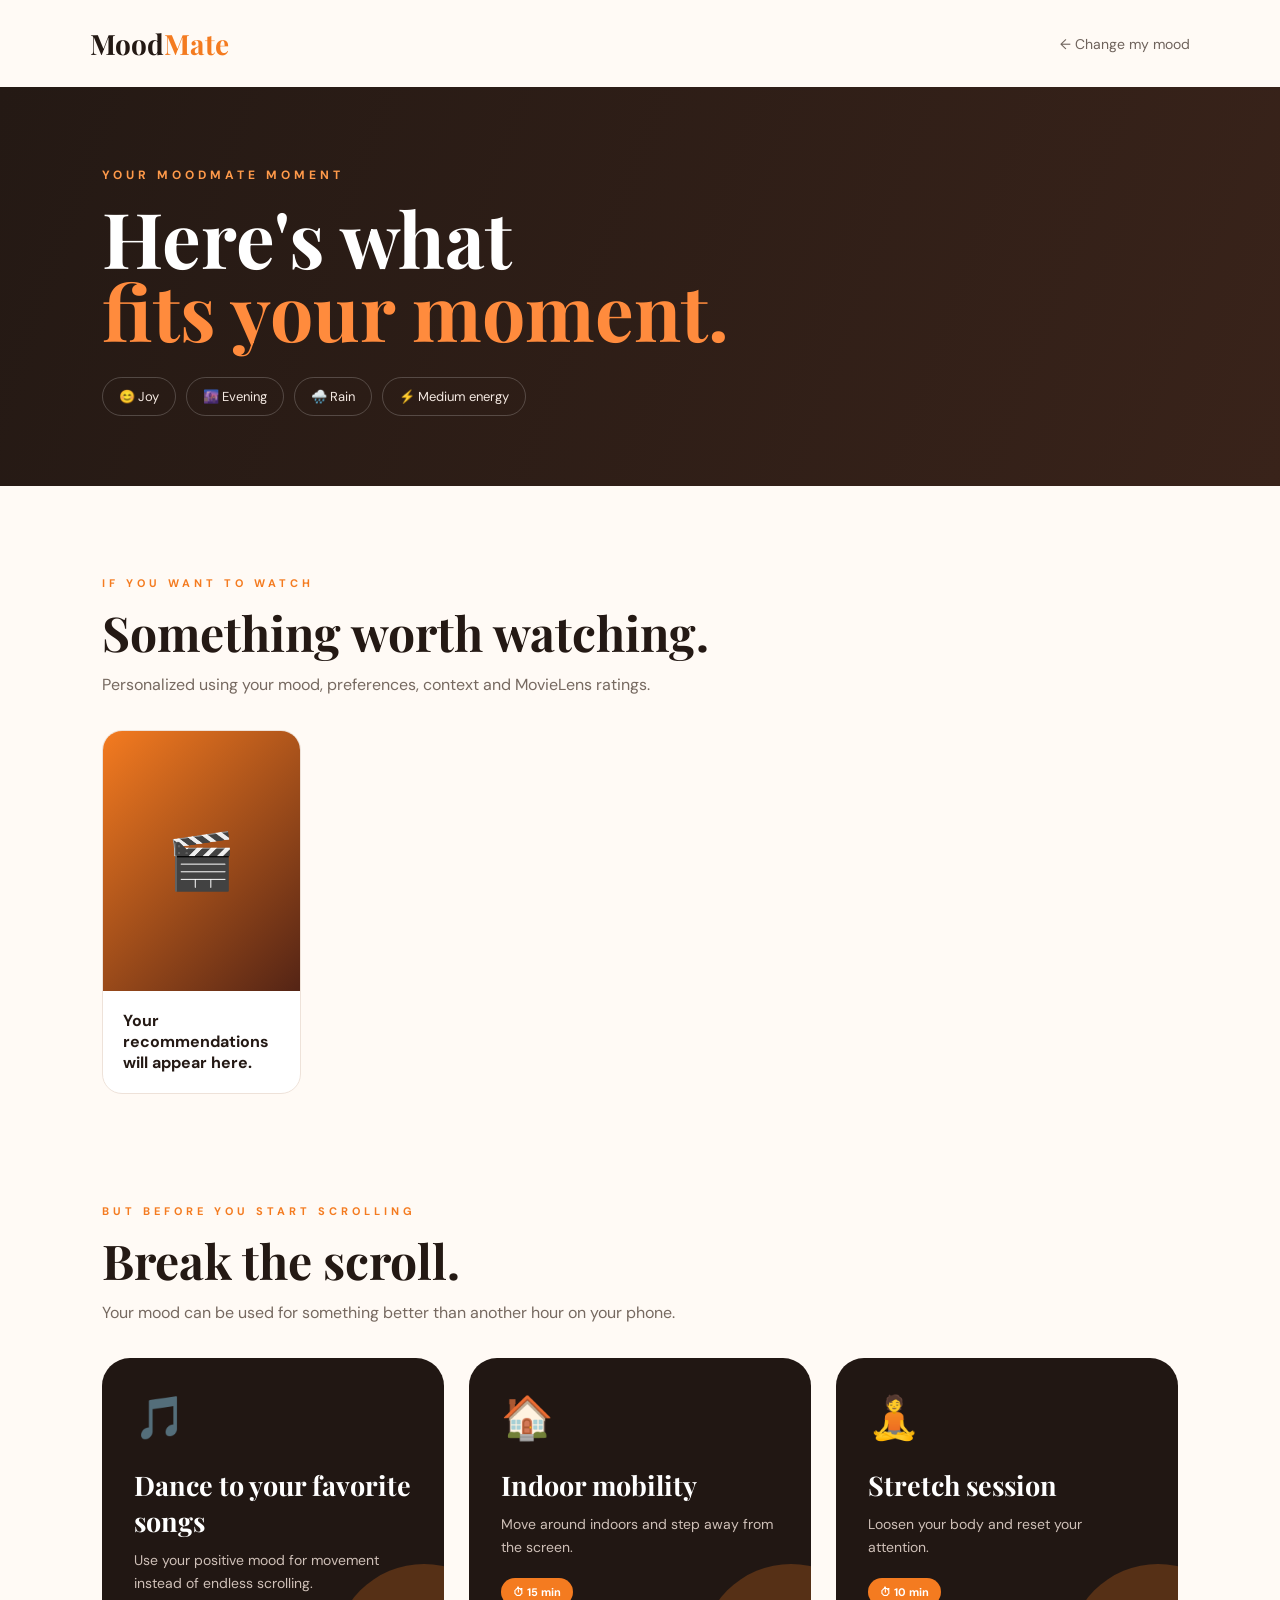
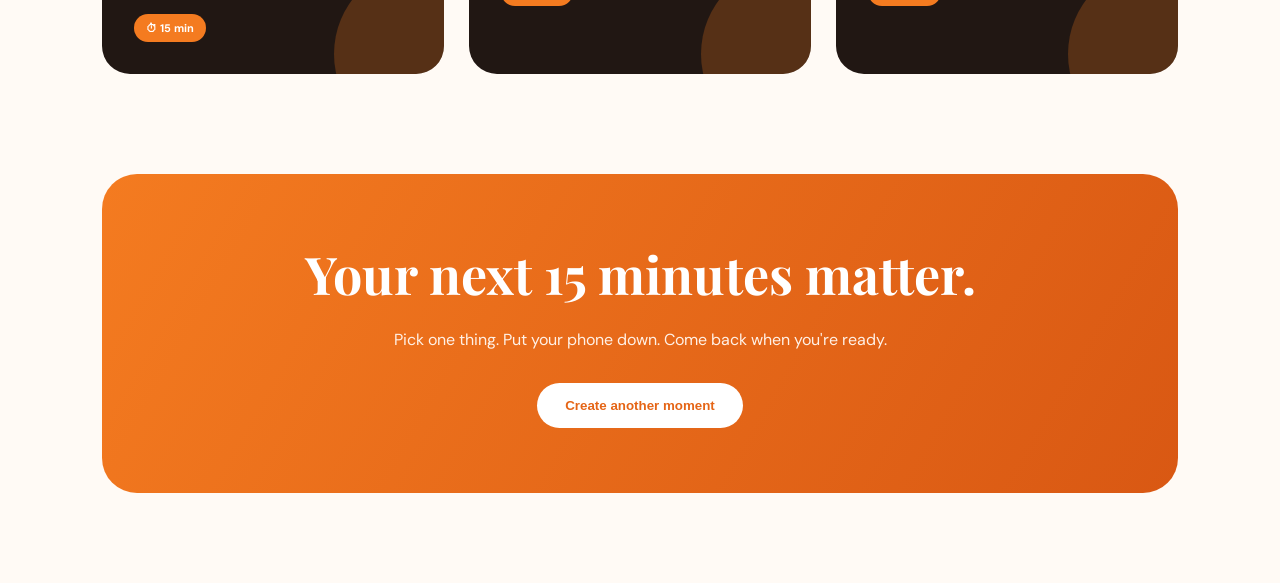
<file: results.html>
<!DOCTYPE html>
<html lang="en">
<head>
<meta charset="UTF-8">
<meta name="viewport" content="width=device-width, initial-scale=1.0">

<title>MoodMate — Your Moment</title>

<link rel="preconnect" href="https://fonts.googleapis.com">
<link rel="preconnect" href="https://fonts.gstatic.com" crossorigin>
<link href="https://fonts.googleapis.com/css2?family=DM+Sans:wght@400;500;600;700&family=Playfair+Display:wght@500;600;700&display=swap" rel="stylesheet">

<style>

*{
    box-sizing:border-box;
    margin:0;
    padding:0;
}

body{
    background:#fffaf5;
    color:#241914;
    font-family:"DM Sans",sans-serif;
}

/* LOADER */

.loader{
    position:fixed;
    inset:0;
    background:#f47b20;
    z-index:9999;
    display:flex;
    align-items:center;
    justify-content:center;
    transition:1s;
}

.loader.hide{
    opacity:0;
    visibility:hidden;
}

.loader h1{
    color:white;
    font-family:"Playfair Display",serif;
    font-size:55px;
    animation:pulse 1.4s infinite;
}

@keyframes pulse{
    50%{transform:scale(1.05)}
}

/* NAV */

nav{
    padding:25px 7%;
    display:flex;
    justify-content:space-between;
    align-items:center;
    background:#fffaf5;
}

.logo{
    font-family:"Playfair Display",serif;
    font-size:28px;
    font-weight:bold;
}

.logo span{
    color:#f47b20;
}

.back{
    text-decoration:none;
    color:#6e625b;
    font-size:14px;
}

/* HERO */

.result-hero{
    padding:80px 8% 70px;

    background:
    linear-gradient(
        110deg,
        #241914,
        #39231a
    );

    color:white;
}

.eyebrow{
    color:#ff9a4a;
    text-transform:uppercase;
    letter-spacing:4px;
    font-size:12px;
    font-weight:bold;
}

.result-hero h1{
    font-family:"Playfair Display",serif;
    font-size:clamp(48px,6vw,82px);
    line-height:.95;
    margin-top:18px;
}

.result-hero h1 span{
    color:#ff8b3d;
}

.context{
    display:flex;
    flex-wrap:wrap;
    gap:10px;
    margin-top:30px;
}

.pill{
    padding:10px 16px;
    border:1px solid rgba(255,255,255,.2);
    border-radius:30px;
    color:#f4e9e2;
    font-size:13px;
}

/* MAIN */

main{
    padding:90px 8%;
}

/* SECTION */

.section-header{
    margin-bottom:35px;
}

.section-label{
    color:#f47b20;
    text-transform:uppercase;
    letter-spacing:4px;
    font-size:11px;
    font-weight:bold;
}

.section-header h2{
    font-family:"Playfair Display",serif;
    font-size:48px;
    margin-top:10px;
}

.section-header p{
    color:#766960;
    margin-top:10px;
}

/* MOVIES */

.movies{
    display:grid;
    grid-template-columns:repeat(5,1fr);
    gap:20px;
}

.movie{
    background:white;
    border:1px solid #eee2d9;
    border-radius:20px;
    overflow:hidden;
    transition:.4s;
    animation:cardIn .7s both;
}

.movie:hover{
    transform:translateY(-12px);
    box-shadow:0 25px 50px rgba(60,30,10,.12);
}

.poster{
    height:260px;

    background:
    linear-gradient(
        135deg,
        #f47b20,
        #542415
    );

    display:flex;
    align-items:center;
    justify-content:center;

    font-size:55px;
}

.movie-info{
    padding:20px;
}

.movie-title{
    font-weight:700;
    line-height:1.3;
}

.genre{
    color:#8b7b72;
    font-size:12px;
    margin-top:8px;
}

.score{
    margin-top:16px;
}

.score-number{
    font-size:28px;
    font-weight:700;
    color:#f47b20;
}

.score-label{
    font-size:11px;
    color:#94857d;
}

/* ACTIVITIES */

.activity-section{
    margin-top:110px;
}

.activities{
    display:grid;
    grid-template-columns:repeat(3,1fr);
    gap:25px;
}

.activity{
    position:relative;
    padding:32px;

    min-height:230px;

    border-radius:28px;

    background:#211713;
    color:white;

    overflow:hidden;

    animation:cardIn .8s both;
}

.activity::after{
    content:"";
    position:absolute;

    width:180px;
    height:180px;

    right:-70px;
    bottom:-70px;

    border-radius:50%;

    background:#f47b20;
    opacity:.25;
}

.activity-icon{
    font-size:42px;
}

.activity h3{
    margin-top:22px;
    font-family:"Playfair Display",serif;
    font-size:27px;
}

.activity p{
    margin-top:10px;
    color:#cfc0b8;
    line-height:1.6;
    font-size:14px;
}

.duration{
    display:inline-block;
    margin-top:20px;
    padding:7px 12px;
    border-radius:20px;
    background:#f47b20;
    font-size:11px;
    font-weight:bold;
}

/* BREAK SCROLL */

.break{
    margin-top:100px;

    padding:65px;

    border-radius:35px;

    background:
    linear-gradient(
        120deg,
        #f47b20,
        #d95813
    );

    color:white;

    text-align:center;
}

.break h2{
    font-family:"Playfair Display",serif;
    font-size:52px;
}

.break p{
    max-width:600px;
    margin:18px auto 0;
    color:#fff1e7;
    line-height:1.7;
}

.new-moment{
    margin-top:30px;
    padding:15px 28px;
    border:none;
    border-radius:30px;

    background:white;
    color:#e56516;

    font-weight:bold;
    cursor:pointer;

    transition:.3s;
}

.new-moment:hover{
    transform:scale(1.05);
}

/* ANIMATION */

@keyframes cardIn{
    from{
        opacity:0;
        transform:translateY(35px);
    }

    to{
        opacity:1;
        transform:translateY(0);
    }
}

/* RESPONSIVE */

@media(max-width:1000px){

    .movies{
        grid-template-columns:repeat(2,1fr);
    }

    .activities{
        grid-template-columns:1fr;
    }
}

@media(max-width:600px){

    main{
        padding:60px 6%;
    }

    .movies{
        grid-template-columns:1fr;
    }

    .break{
        padding:40px 20px;
    }

    .break h2{
        font-size:38px;
    }
}

</style>
</head>

<body>

<div class="loader" id="loader">
    <h1>MoodMate</h1>
</div>

<nav>

    <div class="logo">
        Mood<span>Mate</span>
    </div>

    <a href="index.html" class="back">
        ← Change my mood
    </a>

</nav>


<section class="result-hero">

    <div class="eyebrow">
        Your MoodMate moment
    </div>

    <h1>
        Here's what<br>
        <span>fits your moment.</span>
    </h1>

    <div class="context" id="context"></div>

</section>


<main>

    <section>

        <div class="section-header">

            <div class="section-label">
                If you want to watch
            </div>

            <h2>
                Something worth watching.
            </h2>

            <p>
                Personalized using your mood, preferences,
                context and MovieLens ratings.
            </p>

        </div>

        <div class="movies" id="movies">

            <div class="movie">
                <div class="poster">🎬</div>
                <div class="movie-info">
                    <div class="movie-title">
                        Loading your recommendations...
                    </div>
                </div>
            </div>

        </div>

    </section>


    <section class="activity-section">

        <div class="section-header">

            <div class="section-label">
                But before you start scrolling
            </div>

            <h2>
                Break the scroll.
            </h2>

            <p>
                Your mood can be used for something
                better than another hour on your phone.
            </p>

        </div>

        <div class="activities" id="activities"></div>

    </section>


    <section class="break">

        <h2>
            Your next 15 minutes matter.
        </h2>

        <p>
            Pick one thing. Put your phone down.
            Come back when you're ready.
        </p>

        <button class="new-moment"
                onclick="window.location.href='index.html'">
            Create another moment
        </button>

    </section>

</main>


<script>

/* LOADER */

window.addEventListener("load",()=>{

    setTimeout(()=>{

        document
        .getElementById("loader")
        .classList.add("hide");

    },900);

});


/* GET BACKEND RESULT */

let data = null;

try{

    data =
        JSON.parse(
            localStorage.getItem("moodmate_result")
        );

}catch(e){

    console.log("No saved result");

}


/* CONTEXT */

const context =
    document.getElementById("context");


if(data && data.context){

    const c = data.context;

    context.innerHTML = `

        <div class="pill">😊 ${c.mood}</div>

        <div class="pill">🕐 ${c.hour}:00</div>

        <div class="pill">🌧️ ${c.weather}</div>

        <div class="pill">⚡ ${c.energy}</div>

    `;

}else{

    context.innerHTML = `

        <div class="pill">😊 Joy</div>
        <div class="pill">🌆 Evening</div>
        <div class="pill">🌧️ Rain</div>
        <div class="pill">⚡ Medium energy</div>

    `;

}


/* MOVIES */

const movieContainer =
    document.getElementById("movies");


function renderMovies(){

    if(!data || !data.movies){

        movieContainer.innerHTML = `
            <div class="movie">
                <div class="poster">🎬</div>
                <div class="movie-info">
                    <div class="movie-title">
                        Your recommendations will appear here.
                    </div>
                </div>
            </div>
        `;

        return;

    }


    movieContainer.innerHTML = "";


    data.movies.slice(0,5).forEach((movie,index)=>{

        const card =
            document.createElement("div");

        card.className = "movie";

        card.style.animationDelay =
            `${index * .12}s`;


        const score =
            Math.round(
                Math.max(
                    0,
                    Math.min(
                        100,
                        Number(movie.match_percent || 0)
                    )
                )
            );


        card.innerHTML = `

            <div class="poster">
                ${["🎬","🍿","🎞️","🎥","✨"][index]}
            </div>

            <div class="movie-info">

                <div class="movie-title">
                    ${movie.title || "Recommended Movie"}
                </div>

                <div class="genre">
                    ${movie.genres || "Movie"}
                </div>

                <div class="score">

                    <div class="score-number">
                        ${score}%
                    </div>

                    <div class="score-label">
                        MoodMate match
                    </div>

                </div>

            </div>

        `;


        movieContainer.appendChild(card);

    });

}


/* ACTIVITIES */

const activityContainer =
    document.getElementById("activities");


function renderActivities(){

    const activities =
        data && data.activities
        ? data.activities
        : [

            {
                title:"🎵 Dance to your favorite songs",
                description:
                    "Use your positive mood for movement instead of endless scrolling.",
                duration:15
            },

            {
                title:"🏠 Indoor mobility",
                description:
                    "Move around indoors and step away from the screen.",
                duration:15
            },

            {
                title:"🧘 Stretch session",
                description:
                    "Loosen your body and reset your attention.",
                duration:10
            }

        ];


    activityContainer.innerHTML = "";


    activities.forEach((activity,index)=>{

        const card =
            document.createElement("div");

        card.className = "activity";

        card.style.animationDelay =
            `${index * .15}s`;


        card.innerHTML = `

            <div class="activity-icon">
                ${getIcon(activity.title,index)}
            </div>

            <h3>
                ${cleanTitle(activity.title)}
            </h3>

            <p>
                ${activity.description || ""}
            </p>

            <span class="duration">
                ⏱ ${activity.duration || 10} min
            </span>

        `;


        activityContainer.appendChild(card);

    });

}


function cleanTitle(title){

    return title
        .replace("🎵","")
        .replace("🏠","")
        .replace("🧘","")
        .trim();

}


function getIcon(title,index){

    if(title.includes("Dance")) return "🎵";

    if(title.includes("Indoor")) return "🏠";

    if(title.includes("Stretch")) return "🧘";

    return ["🎵","🏠","🧘"][index % 3];

}


renderMovies();
renderActivities();

</script>

</body>
</html>
</file>
<file: style.css>
:root{
    --cream:#fffaf5;
    --cream2:#f6eee8;
    --violet:#7c5cff;
    --violet-light:#eee7ff;
    --violet-dark:#3b2b63;
    --ink:#241b2f;
    --muted:#756b7e;
    --white:#ffffff;
    --line:#eadff2;
}

*{
    box-sizing:border-box;
    margin:0;
    padding:0;
}

html{
    scroll-behavior:smooth;
}

body{
    background:var(--cream);
    color:var(--ink);
    font-family:"DM Sans",Arial,sans-serif;
    overflow-x:hidden;
}

a{
    text-decoration:none;
    color:inherit;
}

h1,h2,h3{
    font-family:"Playfair Display",serif;
}

/* NAV */

.nav{
    position:sticky;
    top:0;
    z-index:100;

    display:flex;
    justify-content:space-between;
    align-items:center;

    padding:20px 7%;

    background:rgba(255,250,245,.94);
    backdrop-filter:blur(15px);

    border-bottom:1px solid rgba(124,92,255,.08);
}

.logo{
    font-family:"Playfair Display",serif;
    font-size:29px;
    font-weight:700;
}

.logo span{
    color:var(--violet);
}

.navlinks{
    display:flex;
    gap:25px;
    font-size:13px;
    color:var(--muted);
}

.navlinks a:hover{
    color:var(--violet);
}

/* COMMON */

.container{
    width:min(1180px,86%);
    margin:auto;
}

.page{
    min-height:calc(100vh - 72px);
}

.section{
    padding:90px 0;
}

.center{
    text-align:center;
}

.kicker{
    color:var(--violet);
    text-transform:uppercase;
    letter-spacing:4px;
    font-size:12px;
    font-weight:800;
}

.title{
    font-size:clamp(45px,6vw,75px);
    line-height:.95;
    margin-top:15px;
}

.subtitle{
    max-width:680px;
    margin:18px auto 0;
    color:var(--muted);
    line-height:1.7;
}

/* BUTTON */

.btn{
    display:inline-flex;
    align-items:center;
    justify-content:center;

    gap:10px;

    border:0;
    border-radius:50px;

    padding:15px 25px;
    margin-top:30px;

    background:var(--violet);
    color:white;

    font-weight:700;
    cursor:pointer;

    box-shadow:0 15px 35px rgba(124,92,255,.22);

    transition:.25s;
}

.btn:hover{
    transform:translateY(-3px);
    background:#6e4cf1;
}

.btn:disabled{
    opacity:.6;
    cursor:not-allowed;
}

/* HOME */

.hero{
    min-height:calc(100vh - 72px);

    display:flex;
    align-items:center;

    position:relative;
    overflow:hidden;

    background:
        radial-gradient(
            circle at 80% 20%,
            rgba(168,140,255,.28),
            transparent 25%
        ),
        linear-gradient(
            135deg,
            var(--cream),
            #f3eafb 55%,
            #ffffff
        );
}

.hero:before{
    content:"";

    position:absolute;

    width:520px;
    height:520px;

    border-radius:50%;

    right:-180px;
    bottom:-200px;

    background:rgba(124,92,255,.13);
}

.hero-inner{
    position:relative;
    z-index:2;

    max-width:820px;
    padding:90px 0;
}

.hero h1{
    font-size:clamp(58px,8vw,110px);
    line-height:.9;
    letter-spacing:-5px;
    margin-top:18px;
}

.hero h1 span{
    color:var(--violet);
}

.hero p{
    max-width:650px;
    margin-top:28px;

    font-size:18px;
    line-height:1.7;

    color:var(--muted);
}

/* PANEL */

.panel{
    margin-top:45px;

    background:white;

    border:1px solid var(--line);

    border-radius:30px;

    padding:34px;

    box-shadow:
        0 25px 70px
        rgba(59,43,99,.07);
}

/* CARDS */

.grid4{
    display:grid;
    grid-template-columns:repeat(4,1fr);
    gap:16px;
}

.grid3{
    display:grid;
    grid-template-columns:repeat(3,1fr);
    gap:20px;
}

.card{
    background:white;

    border:1px solid var(--line);

    border-radius:25px;

    padding:25px;

    transition:.25s;
}

.card:hover{
    transform:translateY(-6px);

    box-shadow:
        0 18px 45px
        rgba(59,43,99,.09);
}

.option{
    cursor:pointer;
    min-height:150px;
}

.option.active{
    border-color:var(--violet);
    background:#f2edff;
}

.icon{
    font-size:36px;
    margin-bottom:17px;
}

.option h3{
    font-family:"DM Sans",sans-serif;
    font-size:17px;
}

.option p{
    font-size:13px;
    color:var(--muted);
    line-height:1.5;
    margin-top:8px;
}

/* CONTROLS */

.controls{
    background:
        linear-gradient(
            135deg,
            #3b2b63,
            #58438e
        );

    color:white;

    border-radius:30px;

    padding:35px;

    margin-top:30px;
}

.controls h2{
    font-size:32px;
}

.controls-grid{
    display:grid;
    grid-template-columns:repeat(4,1fr);
    gap:16px;
    margin-top:25px;
}

label{
    display:block;

    font-size:11px;

    text-transform:uppercase;

    letter-spacing:2px;

    opacity:.75;

    margin-bottom:8px;
}

select,
input,
textarea{
    width:100%;

    border:1px solid var(--line);

    border-radius:12px;

    padding:14px;

    font:inherit;

    outline:none;

    background:white;

    color:var(--ink);
}

.controls select{
    background:#4a3775;
    color:white;
    border-color:#705ca0;
}

textarea{
    min-height:150px;
    resize:vertical;
}

.full{
    width:100%;
}

/* MOMENT */

.moment-box{
    margin-top:35px;

    padding:45px;

    border-radius:35px;

    background:
        linear-gradient(
            135deg,
            #eee7ff,
            #ffffff
        );

    border:1px solid #ded2ff;
}

.moment-box h2{
    font-size:46px;
    line-height:1;
    margin-top:25px;
}

.moment-box p{
    margin-top:20px;

    color:#62566e;

    line-height:1.8;

    font-size:17px;
}

.pills{
    display:flex;
    flex-wrap:wrap;
    gap:10px;
}

.pill{
    padding:9px 14px;

    border-radius:30px;

    background:white;

    border:1px solid var(--line);

    font-size:12px;
}

/* MOVIES */

.movie-grid{
    display:grid;
    grid-template-columns:repeat(5,1fr);
    gap:16px;
}

.movie{
    overflow:hidden;

    background:white;

    border:1px solid var(--line);

    border-radius:22px;

    transition:.3s;
}

.movie:hover{
    transform:translateY(-7px);

    box-shadow:
        0 20px 45px
        rgba(59,43,99,.1);
}

.poster{
    height:230px;

    display:flex;

    align-items:center;
    justify-content:center;

    font-size:54px;

    background:
        linear-gradient(
            135deg,
            #e8deff,
            #f8e9df
        );
}

.movie-info{
    padding:18px;
}

.movie-title{
    font-weight:800;
    line-height:1.3;
}

.genre{
    font-size:12px;

    color:var(--muted);

    margin-top:7px;

    line-height:1.4;
}

.match{
    margin-top:15px;

    color:var(--violet);

    font-weight:800;

    font-size:24px;
}

/* ACTIVITIES */

.activity{
    background:#2f2347;

    color:white;

    border-radius:26px;

    padding:28px;

    min-height:220px;

    position:relative;

    overflow:hidden;
}

.activity:after{
    content:"";

    position:absolute;

    width:160px;
    height:160px;

    border-radius:50%;

    right:-70px;
    bottom:-70px;

    background:var(--violet);

    opacity:.25;
}

.activity .icon{
    position:relative;
    z-index:2;
}

.activity h3{
    font-size:28px;

    margin-top:16px;

    position:relative;
    z-index:2;
}

.activity p{
    color:#d8d0e2;

    margin-top:10px;

    line-height:1.6;

    font-size:14px;

    position:relative;
    z-index:2;
}

.duration{
    display:inline-block;

    margin-top:18px;

    background:var(--violet);

    padding:7px 12px;

    border-radius:20px;

    font-size:11px;

    font-weight:700;

    position:relative;
    z-index:2;
}

/* JOURNAL */

.journal-list{
    margin-top:35px;

    display:grid;

    gap:16px;
}

.entry{
    background:white;

    border:1px solid var(--line);

    border-radius:22px;

    padding:22px;
}

.entry-date{
    font-size:11px;

    color:var(--violet);

    text-transform:uppercase;

    letter-spacing:2px;

    font-weight:800;
}

.entry h3{
    font-size:27px;

    margin-top:8px;
}

.entry p{
    color:var(--muted);

    line-height:1.6;

    margin-top:8px;
}

.empty{
    text-align:center;

    padding:50px;

    color:var(--muted);

    background:white;

    border:1px dashed #d9cbe6;

    border-radius:25px;
}

/* FOOTER */

.footer{
    padding:30px 7%;

    background:#21172e;

    color:#bcb1c7;

    display:flex;

    justify-content:space-between;

    font-size:13px;
}

.footer strong{
    color:white;
}

/* RESPONSIVE */

@media(max-width:1000px){

    .grid4,
    .controls-grid{
        grid-template-columns:repeat(2,1fr);
    }

    .movie-grid{
        grid-template-columns:repeat(2,1fr);
    }

    .grid3{
        grid-template-columns:1fr;
    }
}

@media(max-width:650px){

    .navlinks{
        display:none;
    }

    .container{
        width:90%;
    }

    .hero h1{
        letter-spacing:-3px;
    }

    .grid4,
    .controls-grid,
    .movie-grid{
        grid-template-columns:1fr;
    }

    .panel,
    .controls{
        padding:24px;
    }

    .section{
        padding:65px 0;
    }

    .footer{
        flex-direction:column;
        gap:8px;
    }
}
</file>
